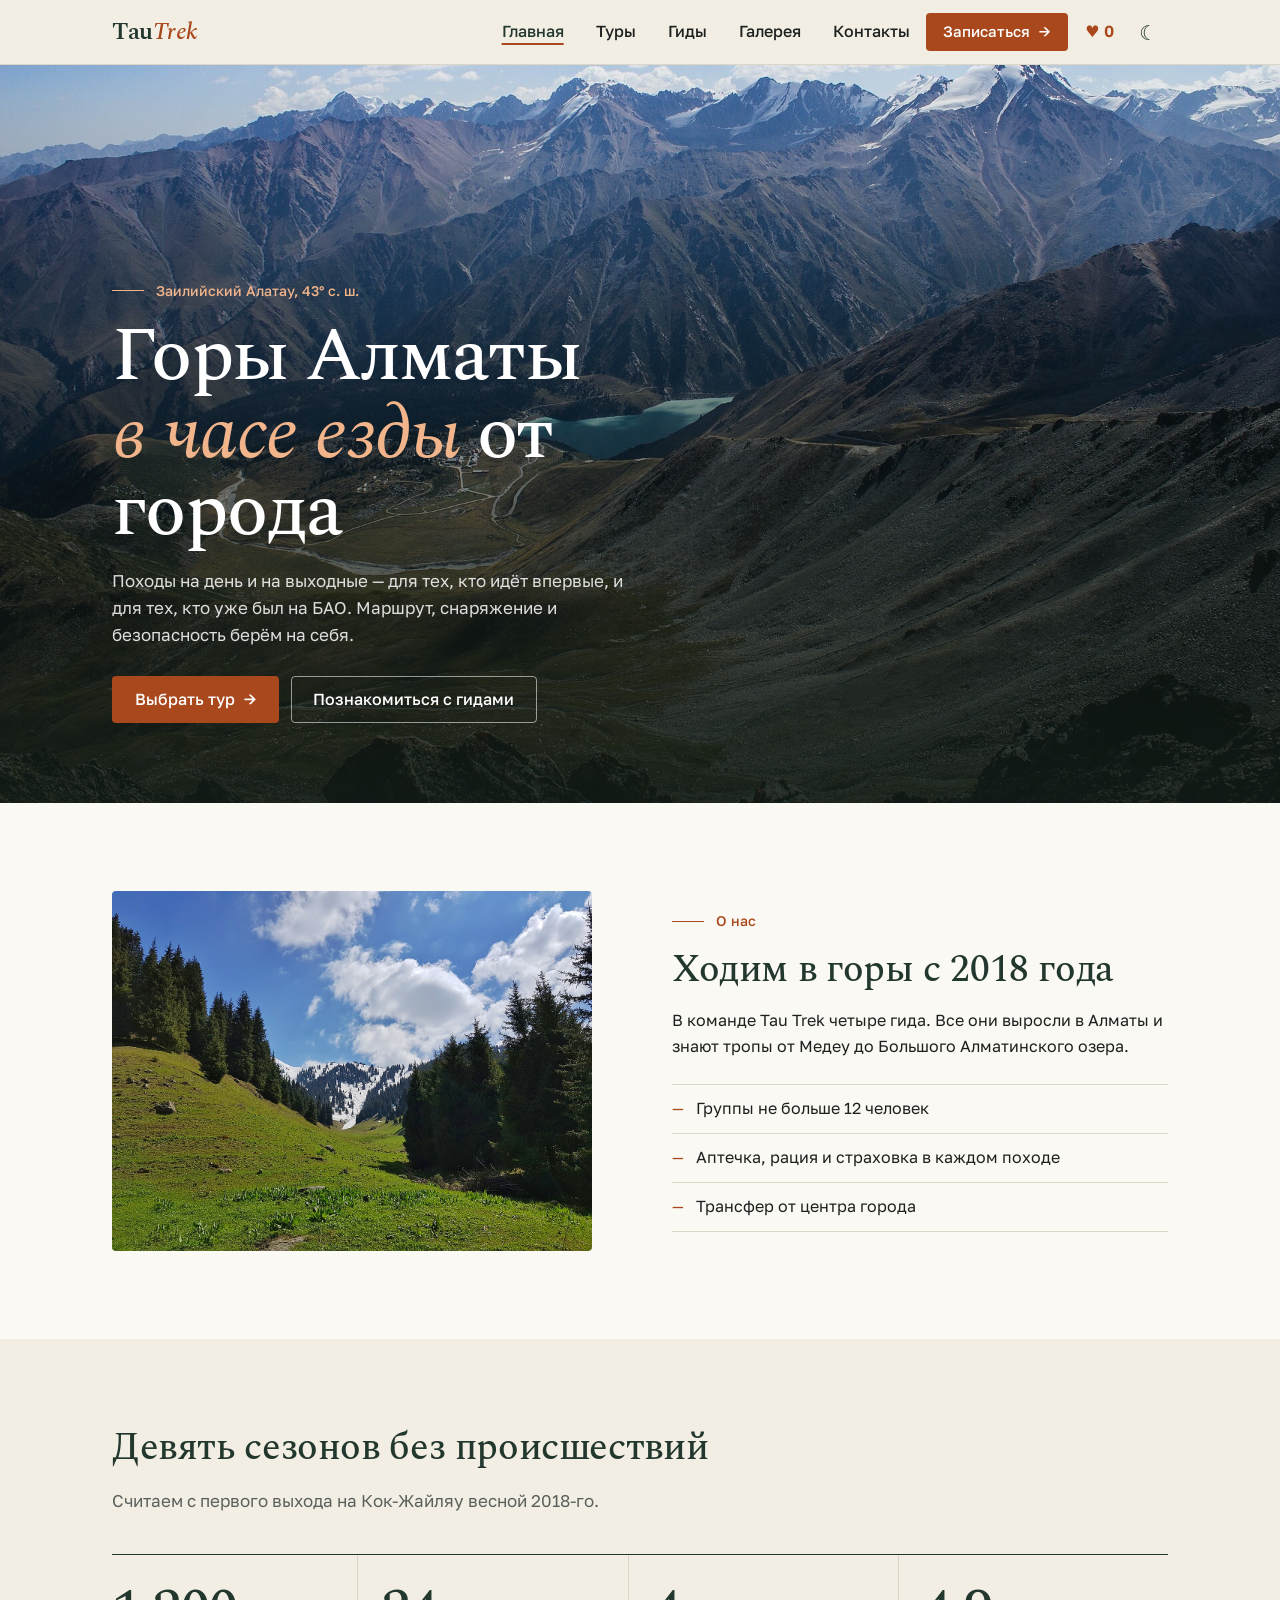
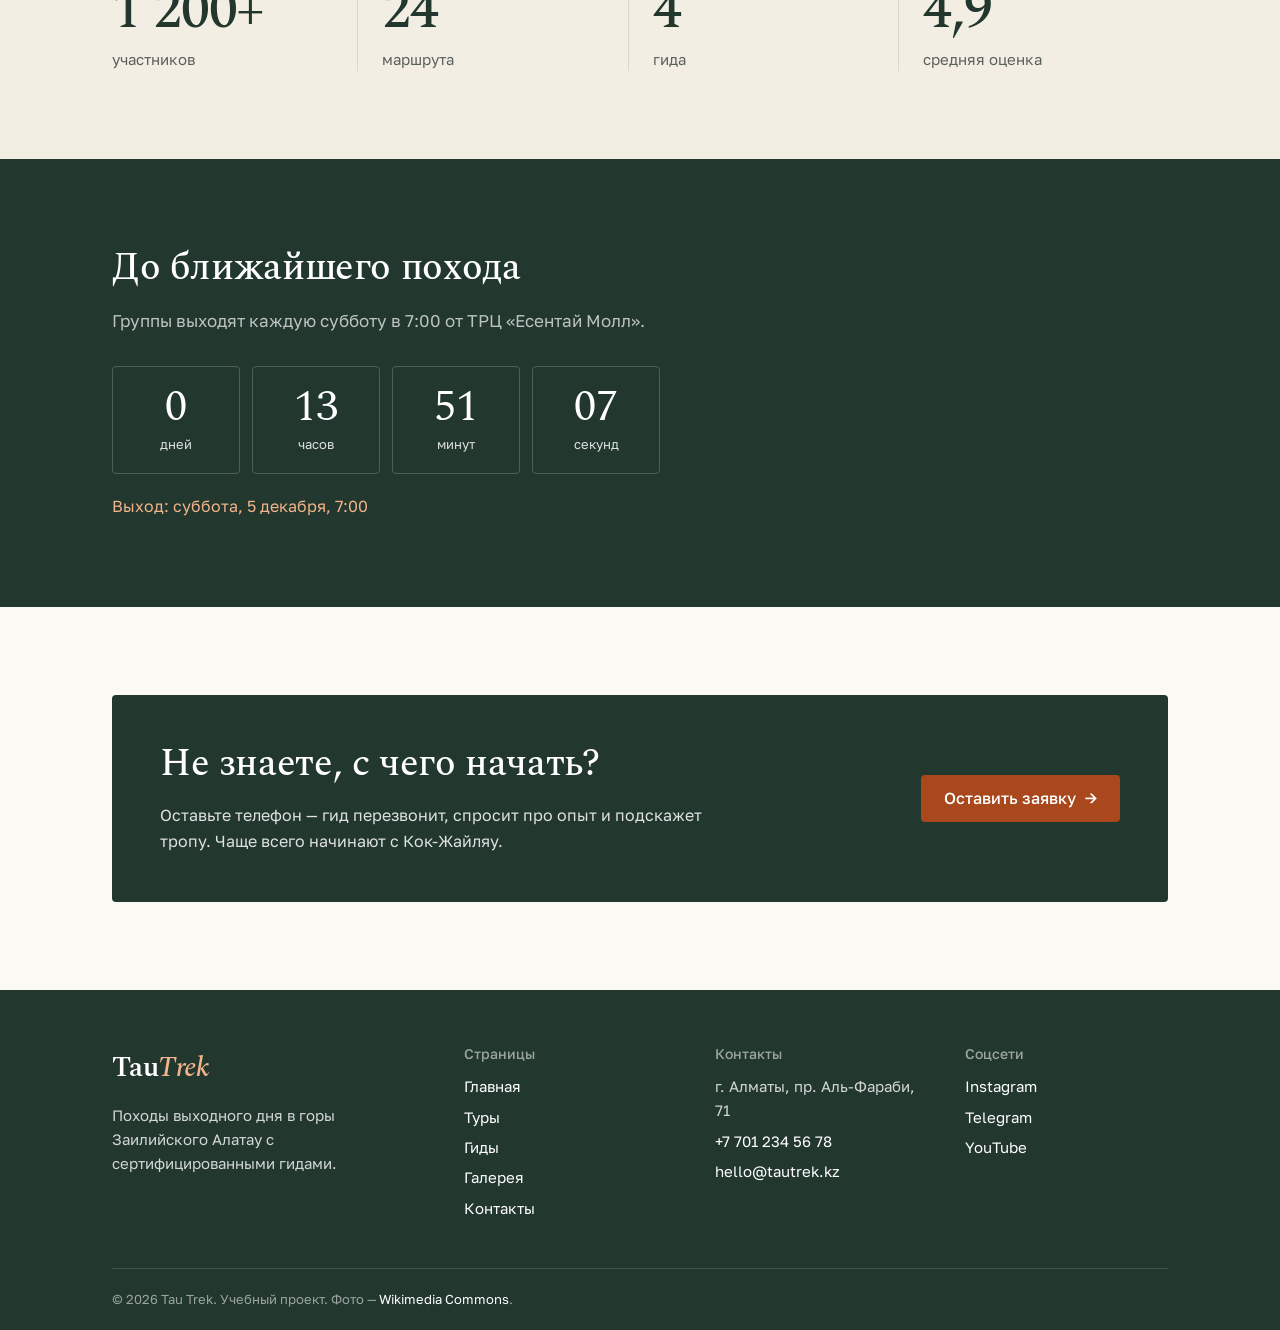
<file: index.html>
<!DOCTYPE html>
<html lang="ru">
<head>
  <meta charset="utf-8">
  <meta name="viewport" content="width=device-width, initial-scale=1">
  <meta name="description" content="Походы выходного дня в горы Алматы с опытными гидами.">
  <title>Tau Trek — походы в горы Алматы</title>
  <link rel="preconnect" href="https://fonts.googleapis.com">
  <link rel="preconnect" href="https://fonts.gstatic.com" crossorigin>
  <link rel="stylesheet" href="https://fonts.googleapis.com/css2?family=Golos+Text:wght@400;500;600&amp;family=Spectral:ital,wght@0,500;0,600;1,400;1,500&amp;display=swap">
  <link rel="stylesheet" href="css/styles.css">
  <script src="js/common.js" defer></script>
  <script src="js/index.js" defer></script>
</head>
<body>

  <header class="site-header">
    <div class="container site-header__inner">
      <a class="logo" href="index.html">Tau<span>Trek</span></a>

      <nav class="nav" id="site-nav" aria-label="Главное меню">
        <ul class="nav__list list-reset">
          <li><a class="nav__link nav__link--active" href="index.html" aria-current="page">Главная</a></li>
          <li><a class="nav__link" href="tours.html">Туры</a></li>
          <li><a class="nav__link" href="guides.html">Гиды</a></li>
          <li><a class="nav__link" href="gallery.html">Галерея</a></li>
          <li><a class="nav__link" href="contacts.html">Контакты</a></li>
        </ul>
      </nav>

      <a class="button header-cta" href="contacts.html">Записаться</a>

      <div class="header-controls">
        <a class="fav-counter" href="tours.html" aria-label="Избранные туры">
          <span aria-hidden="true">♥</span>
          <span class="fav-counter__num">0</span>
        </a>
        <button class="theme-toggle" type="button" aria-label="Включить тёмную тему">☾</button>
        <button class="burger" type="button" aria-label="Открыть меню" aria-expanded="false" aria-controls="site-nav">
          <span></span>
          <span></span>
          <span></span>
        </button>
      </div>
    </div>
  </header>

  <main>
    <!-- Секция 1: hero (только на главной) -->
    <section class="hero">
      <div class="container hero__inner">
        <p class="eyebrow">Заилийский Алатау, 43° с. ш.</p>
        <h1>Горы Алматы <em>в&nbsp;часе езды</em> от города</h1>
        <p>Походы на день и на выходные — для тех, кто идёт впервые, и для тех, кто уже был на БАО. Маршрут, снаряжение и безопасность берём на себя.</p>
        <div class="hero__actions">
          <a class="button" href="tours.html">Выбрать тур</a>
          <a class="button button--ghost" href="guides.html">Познакомиться с гидами</a>
        </div>
      </div>
    </section>

    <!-- Секция 2: картинка + текст -->
    <section class="section section--white">
      <div class="container split">
        <div class="split__visual">
          <img src="images/about.jpg" alt="Ельник на зелёном склоне Бутаковского ущелья, вдали заснеженные вершины" width="1280" height="960" loading="lazy">
        </div>
        <div class="split__content">
          <p class="eyebrow">О нас</p>
          <h2>Ходим в горы с 2018 года</h2>
          <p>В команде Tau Trek четыре гида. Все они выросли в Алматы и знают тропы от Медеу до Большого Алматинского озера.</p>
          <ul class="check-list list-reset">
            <li>Группы не больше 12 человек</li>
            <li>Аптечка, рация и страховка в каждом походе</li>
            <li>Трансфер от центра города</li>
          </ul>
        </div>
      </div>
    </section>

    <!-- Секция 3: цифры -->
    <section class="section">
      <div class="container">
        <h2>Девять сезонов без происшествий</h2>
        <p class="section__lead">Считаем с первого выхода на Кок-Жайляу весной 2018-го.</p>
        <ul class="stats list-reset">
          <li class="stat"><strong class="stat__number">1 200+</strong> <span class="stat__label">участников</span></li>
          <li class="stat"><strong class="stat__number">24</strong> <span class="stat__label">маршрута</span></li>
          <li class="stat"><strong class="stat__number">4</strong> <span class="stat__label">гида</span></li>
          <li class="stat"><strong class="stat__number">4,9</strong> <span class="stat__label">средняя оценка</span></li>
        </ul>
      </div>
    </section>

    <!-- Секция 4: таймер до ближайшего выхода (считает js/index.js) -->
    <section class="section countdown-section">
      <div class="container">
        <h2>До ближайшего похода</h2>
        <p class="section__lead">Группы выходят каждую субботу в 7:00 от ТРЦ «Есентай Молл».</p>
        <div class="countdown" id="countdown">
          <div class="countdown__item"><span class="countdown__num" id="cd-days">0</span><span class="countdown__label">дней</span></div>
          <div class="countdown__item"><span class="countdown__num" id="cd-hours">00</span><span class="countdown__label">часов</span></div>
          <div class="countdown__item"><span class="countdown__num" id="cd-minutes">00</span><span class="countdown__label">минут</span></div>
          <div class="countdown__item"><span class="countdown__num" id="cd-seconds">00</span><span class="countdown__label">секунд</span></div>
        </div>
        <p class="countdown__date" id="countdown-date"></p>
      </div>
    </section>

    <!-- Секция 5: призыв к действию -->
    <section class="section section--white">
      <div class="container">
        <div class="cta">
          <div>
            <h2>Не знаете, с чего начать?</h2>
            <p>Оставьте телефон — гид перезвонит, спросит про опыт и подскажет тропу. Чаще всего начинают с Кок-Жайляу.</p>
          </div>
          <a class="button" href="contacts.html">Оставить заявку</a>
        </div>
      </div>
    </section>
  </main>

  <footer class="site-footer">
    <div class="container">
      <div class="footer__cols">
        <div class="footer__col footer__col--wide">
          <a class="logo footer__logo" href="index.html">Tau<span>Trek</span></a>
          <p>Походы выходного дня в горы Заилийского Алатау с сертифицированными гидами.</p>
        </div>

        <nav class="footer__col" aria-label="Страницы сайта">
          <h2>Страницы</h2>
          <ul class="list-reset">
            <li><a href="index.html">Главная</a></li>
            <li><a href="tours.html">Туры</a></li>
            <li><a href="guides.html">Гиды</a></li>
            <li><a href="gallery.html">Галерея</a></li>
            <li><a href="contacts.html">Контакты</a></li>
          </ul>
        </nav>

        <section class="footer__col">
          <h2>Контакты</h2>
          <address>
            <p>г. Алматы, пр. Аль-Фараби, 71</p>
            <p><a href="tel:+77012345678">+7 701 234 56 78</a></p>
            <p><a href="mailto:hello@tautrek.kz">hello@tautrek.kz</a></p>
          </address>
        </section>

        <section class="footer__col">
          <h2>Соцсети</h2>
          <ul class="socials list-reset">
            <li><a href="https://instagram.com" target="_blank" rel="noopener">Instagram</a></li>
            <li><a href="https://t.me" target="_blank" rel="noopener">Telegram</a></li>
            <li><a href="https://youtube.com" target="_blank" rel="noopener">YouTube</a></li>
          </ul>
        </section>
      </div>

      <div class="footer__bottom">
        <p>&copy; 2026 Tau Trek. Учебный проект. Фото — <a href="gallery.html#credits">Wikimedia Commons</a>.</p>
      </div>
    </div>
  </footer>

</body>
</html>
</file>
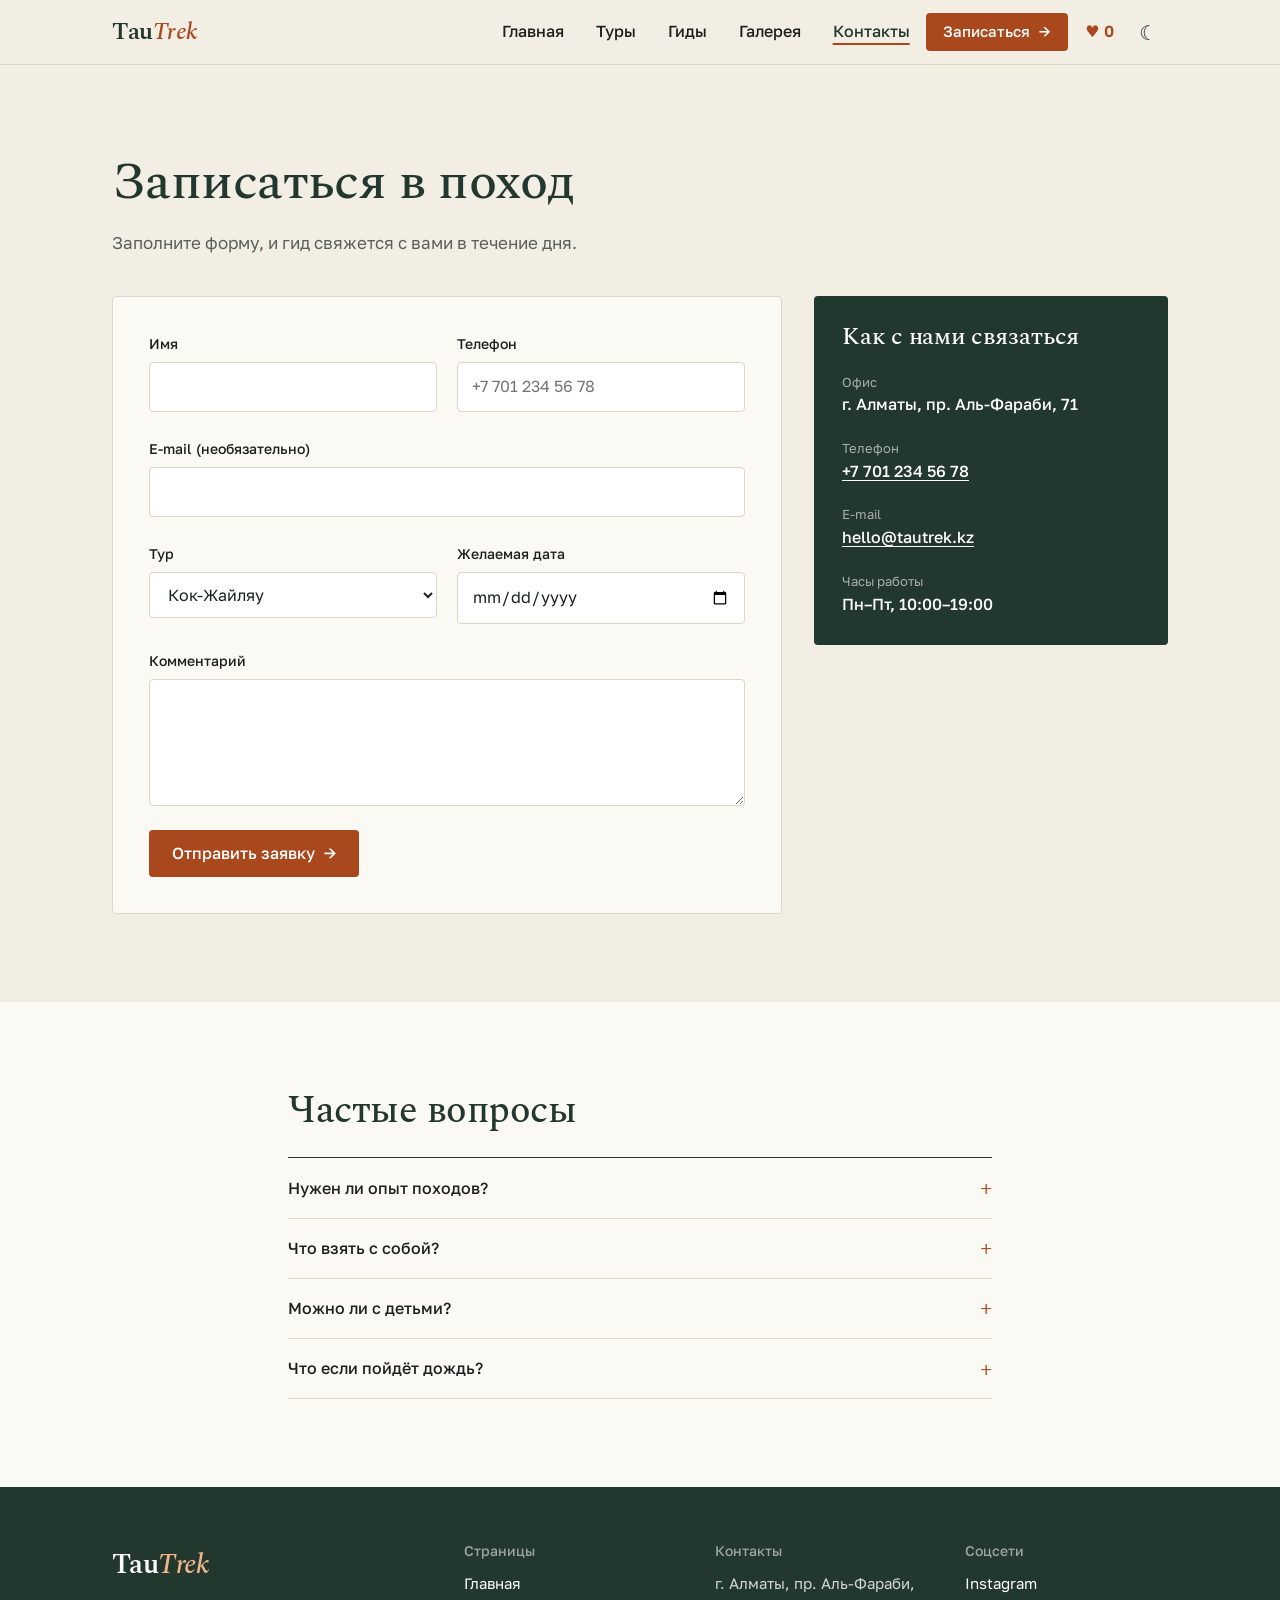
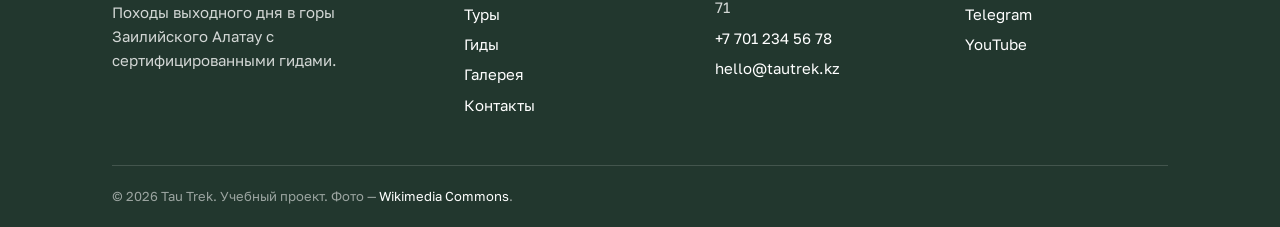
<file: contacts.html>
<!DOCTYPE html>
<html lang="ru">
<head>
  <meta charset="utf-8">
  <meta name="viewport" content="width=device-width, initial-scale=1">
  <meta name="description" content="Оставьте заявку на поход или свяжитесь с Tau Trek.">
  <title>Контакты — Tau Trek</title>
  <link rel="preconnect" href="https://fonts.googleapis.com">
  <link rel="preconnect" href="https://fonts.gstatic.com" crossorigin>
  <link rel="stylesheet" href="https://fonts.googleapis.com/css2?family=Golos+Text:wght@400;500;600&amp;family=Spectral:ital,wght@0,500;0,600;1,400;1,500&amp;display=swap">
  <link rel="stylesheet" href="css/styles.css">
  <script src="js/common.js" defer></script>
  <script src="js/data.js" defer></script>
  <script src="js/contacts.js" defer></script>
</head>
<body>

  <header class="site-header">
    <div class="container site-header__inner">
      <a class="logo" href="index.html">Tau<span>Trek</span></a>

      <nav class="nav" id="site-nav" aria-label="Главное меню">
        <ul class="nav__list list-reset">
          <li><a class="nav__link" href="index.html">Главная</a></li>
          <li><a class="nav__link" href="tours.html">Туры</a></li>
          <li><a class="nav__link" href="guides.html">Гиды</a></li>
          <li><a class="nav__link" href="gallery.html">Галерея</a></li>
          <li><a class="nav__link nav__link--active" href="contacts.html" aria-current="page">Контакты</a></li>
        </ul>
      </nav>

      <a class="button header-cta" href="contacts.html">Записаться</a>

      <div class="header-controls">
        <a class="fav-counter" href="tours.html" aria-label="Избранные туры">
          <span aria-hidden="true">♥</span>
          <span class="fav-counter__num">0</span>
        </a>
        <button class="theme-toggle" type="button" aria-label="Включить тёмную тему">☾</button>
        <button class="burger" type="button" aria-label="Открыть меню" aria-expanded="false" aria-controls="site-nav">
          <span></span>
          <span></span>
          <span></span>
        </button>
      </div>
    </div>
  </header>

  <main>
    <!-- Секция 1: форма + контакты -->
    <section class="section">
      <div class="container">
        <h1>Записаться в поход</h1>
        <p class="section__lead">Заполните форму, и гид свяжется с вами в течение дня.</p>
        <div class="contact">
          <form class="form" id="booking-form" action="#" method="get" novalidate>
            <div class="form__row">
              <div class="field">
                <label for="name">Имя</label>
                <input type="text" id="name" name="name" autocomplete="name" required aria-describedby="name-error">
                <p class="field__error" id="name-error" aria-live="polite"></p>
              </div>
              <div class="field">
                <label for="phone">Телефон</label>
                <input type="tel" id="phone" name="phone" autocomplete="tel" placeholder="+7 701 234 56 78" required aria-describedby="phone-error">
                <p class="field__error" id="phone-error" aria-live="polite"></p>
              </div>
            </div>
            <div class="field">
              <label for="email">E-mail (необязательно)</label>
              <input type="email" id="email" name="email" autocomplete="email" aria-describedby="email-error">
              <p class="field__error" id="email-error" aria-live="polite"></p>
            </div>
            <div class="form__row">
              <div class="field">
                <label for="tour">Тур</label>
                <!-- список туров заполняет js/contacts.js из js/data.js -->
                <select id="tour" name="tour">
                  <option>Кок-Жайляу</option>
                </select>
              </div>
              <div class="field">
                <label for="date">Желаемая дата</label>
                <input type="date" id="date" name="date" required aria-describedby="date-error">
                <p class="field__error" id="date-error" aria-live="polite"></p>
              </div>
            </div>
            <div class="field">
              <label for="message">Комментарий</label>
              <textarea id="message" name="message" rows="4"></textarea>
            </div>
            <button class="button" type="submit">Отправить заявку</button>
            <p class="form__success" id="form-success" role="status" hidden></p>
          </form>

          <aside class="contact__info">
            <h2>Как с нами связаться</h2>
            <dl>
              <dt>Офис</dt>
              <dd>г. Алматы, пр. Аль-Фараби, 71</dd>
              <dt>Телефон</dt>
              <dd><a href="tel:+77012345678">+7 701 234 56 78</a></dd>
              <dt>E-mail</dt>
              <dd><a href="mailto:hello@tautrek.kz">hello@tautrek.kz</a></dd>
              <dt>Часы работы</dt>
              <dd>Пн–Пт, 10:00–19:00</dd>
            </dl>
          </aside>
        </div>
      </div>
    </section>

    <!-- Секция 2: частые вопросы -->
    <section class="section section--white">
      <div class="container faq">
        <h2>Частые вопросы</h2>
        <div class="faq__item">
          <h3 class="faq__heading">
            <button class="faq__question" type="button" aria-expanded="false" aria-controls="faq-answer-1">Нужен ли опыт походов?</button>
          </h3>
          <div class="faq__answer" id="faq-answer-1">
            <p>Нет. Маршруты с пометкой «Новичкам» подходят всем, кто может пройти 12 км пешком.</p>
          </div>
        </div>
        <div class="faq__item">
          <h3 class="faq__heading">
            <button class="faq__question" type="button" aria-expanded="false" aria-controls="faq-answer-2">Что взять с собой?</button>
          </h3>
          <div class="faq__answer" id="faq-answer-2">
            <p>Удобную обувь, тёплую кофту, дождевик, воду и перекус. Полный список гид пришлёт после заявки.</p>
          </div>
        </div>
        <div class="faq__item">
          <h3 class="faq__heading">
            <button class="faq__question" type="button" aria-expanded="false" aria-controls="faq-answer-3">Можно ли с детьми?</button>
          </h3>
          <div class="faq__answer" id="faq-answer-3">
            <p>Да, на лёгкие маршруты берём детей с 8 лет в сопровождении взрослого.</p>
          </div>
        </div>
        <div class="faq__item">
          <h3 class="faq__heading">
            <button class="faq__question" type="button" aria-expanded="false" aria-controls="faq-answer-4">Что если пойдёт дождь?</button>
          </h3>
          <div class="faq__answer" id="faq-answer-4">
            <p>При плохом прогнозе мы переносим поход и возвращаем деньги, если новая дата не подходит.</p>
          </div>
        </div>
      </div>
    </section>
  </main>

  <footer class="site-footer">
    <div class="container">
      <div class="footer__cols">
        <div class="footer__col footer__col--wide">
          <a class="logo footer__logo" href="index.html">Tau<span>Trek</span></a>
          <p>Походы выходного дня в горы Заилийского Алатау с сертифицированными гидами.</p>
        </div>

        <nav class="footer__col" aria-label="Страницы сайта">
          <h2>Страницы</h2>
          <ul class="list-reset">
            <li><a href="index.html">Главная</a></li>
            <li><a href="tours.html">Туры</a></li>
            <li><a href="guides.html">Гиды</a></li>
            <li><a href="gallery.html">Галерея</a></li>
            <li><a href="contacts.html">Контакты</a></li>
          </ul>
        </nav>

        <section class="footer__col">
          <h2>Контакты</h2>
          <address>
            <p>г. Алматы, пр. Аль-Фараби, 71</p>
            <p><a href="tel:+77012345678">+7 701 234 56 78</a></p>
            <p><a href="mailto:hello@tautrek.kz">hello@tautrek.kz</a></p>
          </address>
        </section>

        <section class="footer__col">
          <h2>Соцсети</h2>
          <ul class="socials list-reset">
            <li><a href="https://instagram.com" target="_blank" rel="noopener">Instagram</a></li>
            <li><a href="https://t.me" target="_blank" rel="noopener">Telegram</a></li>
            <li><a href="https://youtube.com" target="_blank" rel="noopener">YouTube</a></li>
          </ul>
        </section>
      </div>

      <div class="footer__bottom">
        <p>&copy; 2026 Tau Trek. Учебный проект. Фото — <a href="gallery.html#credits">Wikimedia Commons</a>.</p>
      </div>
    </div>
  </footer>

</body>
</html>
</file>
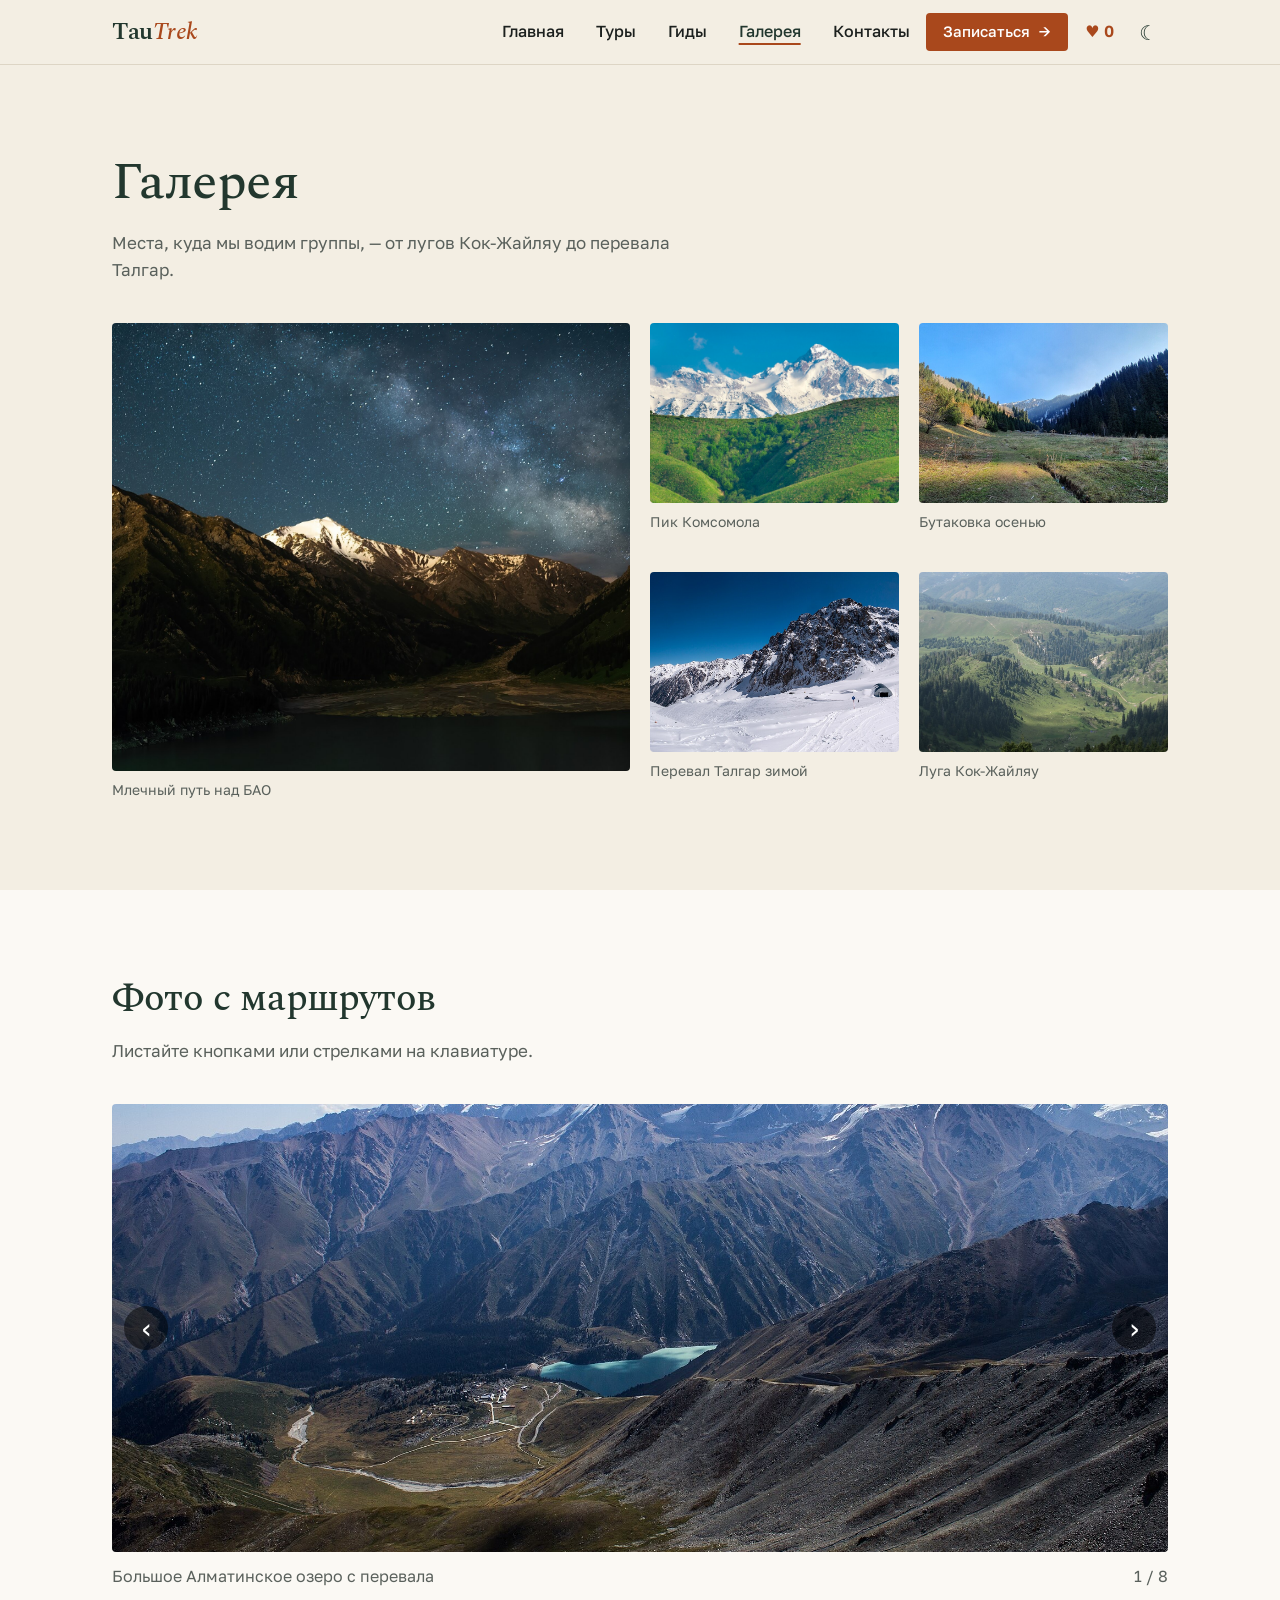
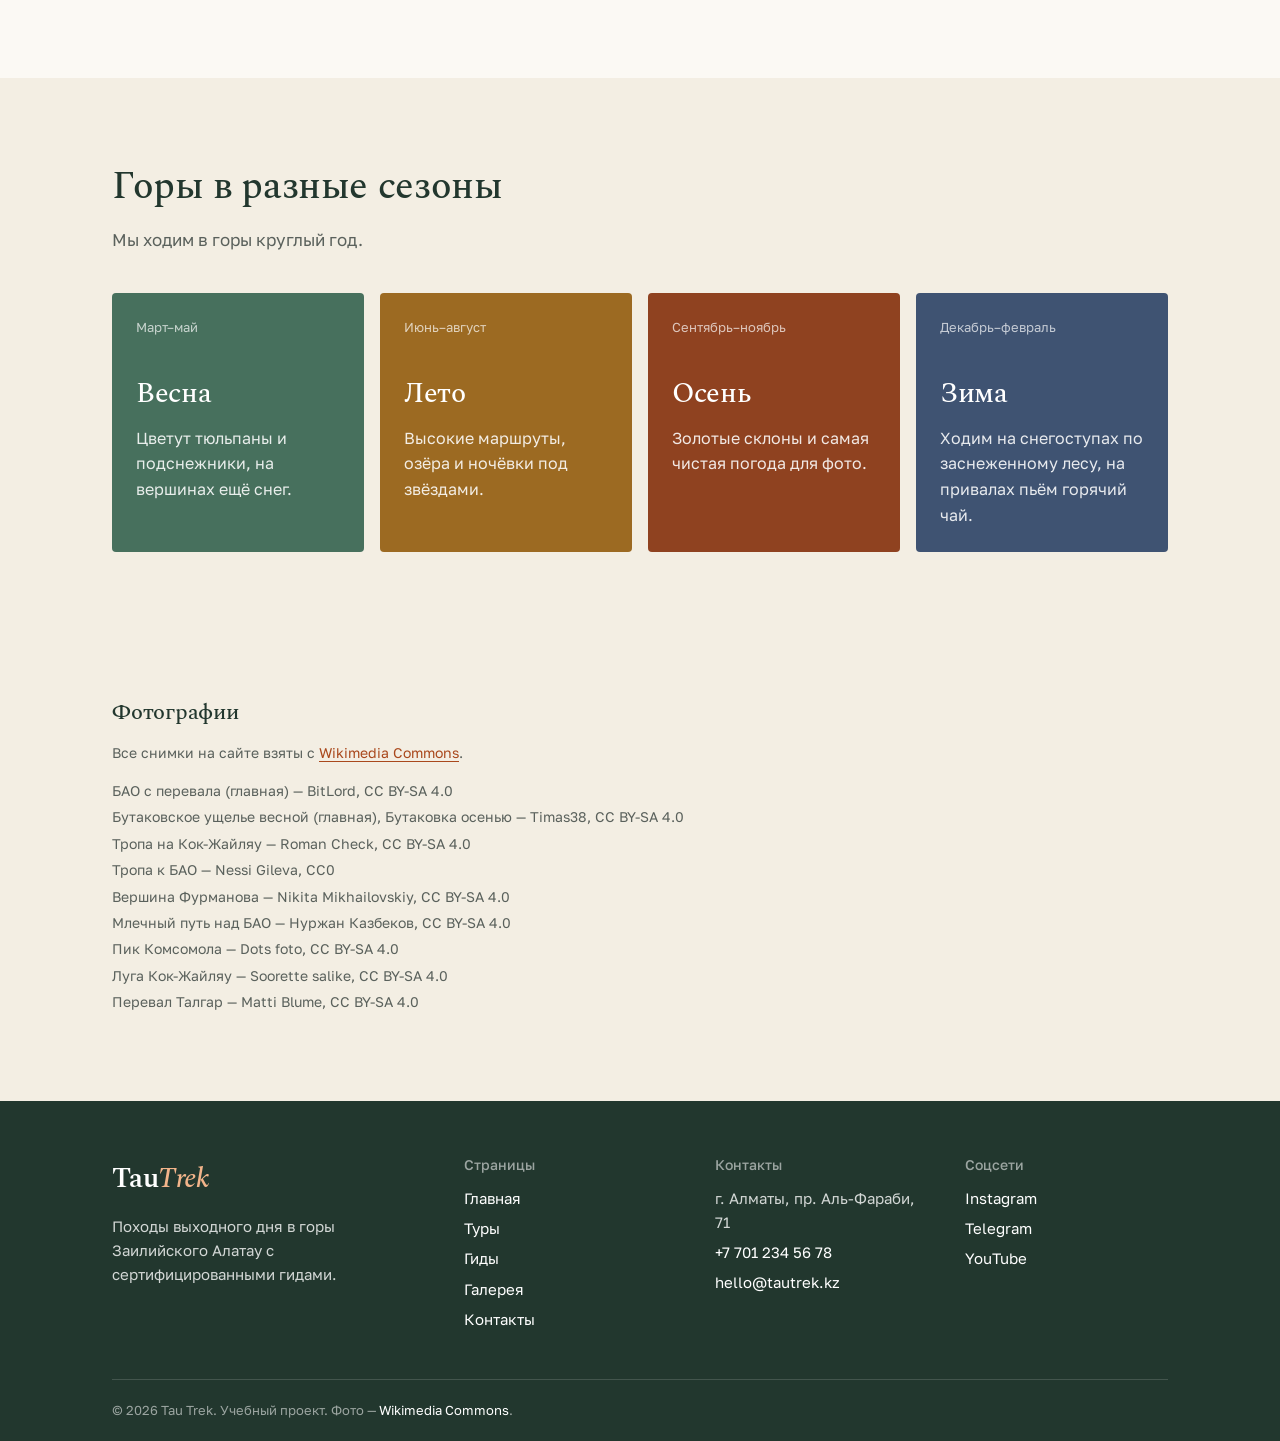
<file: gallery.html>
<!DOCTYPE html>
<html lang="ru">
<head>
  <meta charset="utf-8">
  <meta name="viewport" content="width=device-width, initial-scale=1">
  <meta name="description" content="Фотографии с походов Tau Trek по сезонам.">
  <title>Галерея — Tau Trek</title>
  <link rel="preconnect" href="https://fonts.googleapis.com">
  <link rel="preconnect" href="https://fonts.gstatic.com" crossorigin>
  <link rel="stylesheet" href="https://fonts.googleapis.com/css2?family=Golos+Text:wght@400;500;600&amp;family=Spectral:ital,wght@0,500;0,600;1,400;1,500&amp;display=swap">
  <link rel="stylesheet" href="css/styles.css">
  <script src="js/common.js" defer></script>
  <script src="js/gallery.js" defer></script>
</head>
<body>

  <header class="site-header">
    <div class="container site-header__inner">
      <a class="logo" href="index.html">Tau<span>Trek</span></a>

      <nav class="nav" id="site-nav" aria-label="Главное меню">
        <ul class="nav__list list-reset">
          <li><a class="nav__link" href="index.html">Главная</a></li>
          <li><a class="nav__link" href="tours.html">Туры</a></li>
          <li><a class="nav__link" href="guides.html">Гиды</a></li>
          <li><a class="nav__link nav__link--active" href="gallery.html" aria-current="page">Галерея</a></li>
          <li><a class="nav__link" href="contacts.html">Контакты</a></li>
        </ul>
      </nav>

      <a class="button header-cta" href="contacts.html">Записаться</a>

      <div class="header-controls">
        <a class="fav-counter" href="tours.html" aria-label="Избранные туры">
          <span aria-hidden="true">♥</span>
          <span class="fav-counter__num">0</span>
        </a>
        <button class="theme-toggle" type="button" aria-label="Включить тёмную тему">☾</button>
        <button class="burger" type="button" aria-label="Открыть меню" aria-expanded="false" aria-controls="site-nav">
          <span></span>
          <span></span>
          <span></span>
        </button>
      </div>
    </div>
  </header>

  <main>
    <!-- Секция 1: мозаика фото -->
    <section class="section">
      <div class="container">
        <h1>Галерея</h1>
        <p class="section__lead">Места, куда мы водим группы, — от лугов Кок-Жайляу до перевала Талгар.</p>
        <div class="mosaic">
          <figure class="photo mosaic__big">
            <img src="images/bao-night.jpg" alt="Млечный путь над хребтом и Большим Алматинским озером" width="1920" height="1282" loading="lazy">
            <figcaption>Млечный путь над БАО</figcaption>
          </figure>
          <div class="mosaic__grid">
            <figure class="photo">
              <img src="images/komsomol.jpg" alt="Заснеженный пик Комсомола над зелёными холмами" width="1280" height="887" loading="lazy">
              <figcaption>Пик Комсомола</figcaption>
            </figure>
            <figure class="photo">
              <img src="images/butakovka.jpg" alt="Осенняя поляна в Бутаковском ущелье" width="1280" height="720" loading="lazy">
              <figcaption>Бутаковка осенью</figcaption>
            </figure>
            <figure class="photo">
              <img src="images/talgar-pass.jpg" alt="Заснеженный перевал Талгар под синим небом" width="1280" height="703" loading="lazy">
              <figcaption>Перевал Талгар зимой</figcaption>
            </figure>
            <figure class="photo">
              <img src="images/kok-zhailau-meadow.jpg" alt="Луга и ельники плато Кок-Жайляу" width="1280" height="719" loading="lazy">
              <figcaption>Луга Кок-Жайляу</figcaption>
            </figure>
          </div>
        </div>
      </div>
    </section>

    <!-- Секция 2: слайдер (листает js/gallery.js) -->
    <section class="section section--white">
      <div class="container">
        <h2>Фото с маршрутов</h2>
        <p class="section__lead">Листайте кнопками или стрелками на клавиатуре.</p>
        <div class="slider" id="slider">
          <img class="slider__image" id="slider-image" src="images/hero.jpg" alt="" width="1280" height="853">
          <button class="slider__btn slider__btn--prev" type="button" aria-label="Предыдущее фото">‹</button>
          <button class="slider__btn slider__btn--next" type="button" aria-label="Следующее фото">›</button>
        </div>
        <div class="slider__info">
          <p class="slider__caption" id="slider-caption"></p>
          <p class="slider__counter" id="slider-counter" aria-live="polite"></p>
        </div>
      </div>
    </section>

    <!-- Секция 3: сезоны -->
    <section class="section">
      <div class="container">
        <h2>Горы в разные сезоны</h2>
        <p class="section__lead">Мы ходим в горы круглый год.</p>
        <ul class="seasons list-reset">
          <li class="season season--spring">
            <span class="season__months">Март–май</span>
            <h3>Весна</h3>
            <p>Цветут тюльпаны и подснежники, на вершинах ещё снег.</p>
          </li>
          <li class="season season--summer">
            <span class="season__months">Июнь–август</span>
            <h3>Лето</h3>
            <p>Высокие маршруты, озёра и ночёвки под звёздами.</p>
          </li>
          <li class="season season--autumn">
            <span class="season__months">Сентябрь–ноябрь</span>
            <h3>Осень</h3>
            <p>Золотые склоны и самая чистая погода для фото.</p>
          </li>
          <li class="season season--winter">
            <span class="season__months">Декабрь–февраль</span>
            <h3>Зима</h3>
            <p>Ходим на снегоступах по заснеженному лесу, на привалах пьём горячий чай.</p>
          </li>
        </ul>
      </div>
    </section>

    <!-- Секция 4: авторы фотографий (требование лицензий CC BY-SA) -->
    <section class="section credits" id="credits">
      <div class="container">
        <h2 class="h3">Фотографии</h2>
        <p>Все снимки на сайте взяты с <a href="https://commons.wikimedia.org" target="_blank" rel="noopener">Wikimedia Commons</a>.</p>
        <ul class="credits__list list-reset">
          <li>БАО с перевала (главная) — BitLord, CC BY-SA 4.0</li>
          <li>Бутаковское ущелье весной (главная), Бутаковка осенью — Timas38, CC BY-SA 4.0</li>
          <li>Тропа на Кок-Жайляу — Roman Check, CC BY-SA 4.0</li>
          <li>Тропа к БАО — Nessi Gileva, CC0</li>
          <li>Вершина Фурманова — Nikita Mikhailovskiy, CC BY-SA 4.0</li>
          <li>Млечный путь над БАО — Нуржан Казбеков, CC BY-SA 4.0</li>
          <li>Пик Комсомола — Dots foto, CC BY-SA 4.0</li>
          <li>Луга Кок-Жайляу — Soorette salike, CC BY-SA 4.0</li>
          <li>Перевал Талгар — Matti Blume, CC BY-SA 4.0</li>
        </ul>
      </div>
    </section>
  </main>

  <footer class="site-footer">
    <div class="container">
      <div class="footer__cols">
        <div class="footer__col footer__col--wide">
          <a class="logo footer__logo" href="index.html">Tau<span>Trek</span></a>
          <p>Походы выходного дня в горы Заилийского Алатау с сертифицированными гидами.</p>
        </div>

        <nav class="footer__col" aria-label="Страницы сайта">
          <h2>Страницы</h2>
          <ul class="list-reset">
            <li><a href="index.html">Главная</a></li>
            <li><a href="tours.html">Туры</a></li>
            <li><a href="guides.html">Гиды</a></li>
            <li><a href="gallery.html">Галерея</a></li>
            <li><a href="contacts.html">Контакты</a></li>
          </ul>
        </nav>

        <section class="footer__col">
          <h2>Контакты</h2>
          <address>
            <p>г. Алматы, пр. Аль-Фараби, 71</p>
            <p><a href="tel:+77012345678">+7 701 234 56 78</a></p>
            <p><a href="mailto:hello@tautrek.kz">hello@tautrek.kz</a></p>
          </address>
        </section>

        <section class="footer__col">
          <h2>Соцсети</h2>
          <ul class="socials list-reset">
            <li><a href="https://instagram.com" target="_blank" rel="noopener">Instagram</a></li>
            <li><a href="https://t.me" target="_blank" rel="noopener">Telegram</a></li>
            <li><a href="https://youtube.com" target="_blank" rel="noopener">YouTube</a></li>
          </ul>
        </section>
      </div>

      <div class="footer__bottom">
        <p>&copy; 2026 Tau Trek. Учебный проект. Фото — <a href="gallery.html#credits">Wikimedia Commons</a>.</p>
      </div>
    </div>
  </footer>

</body>
</html>
</file>
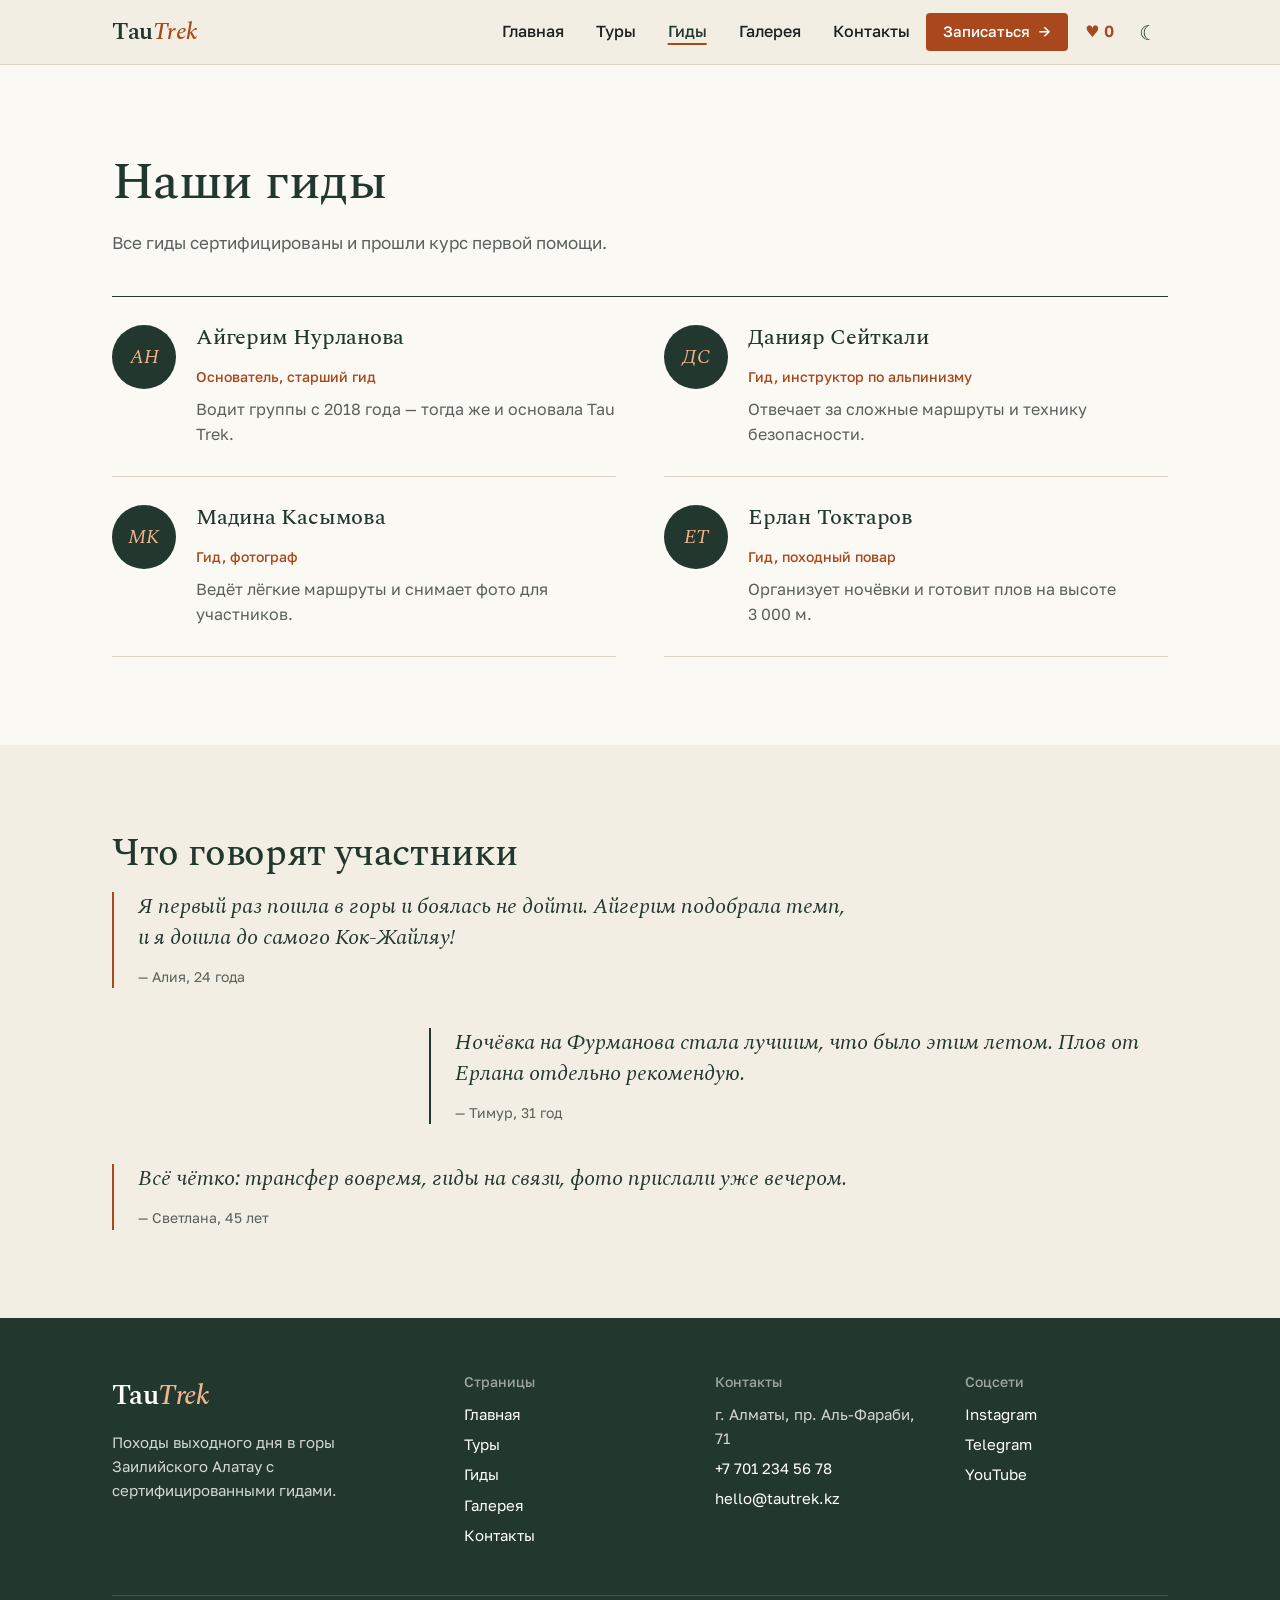
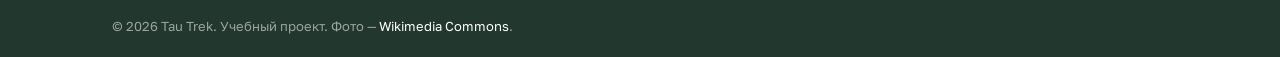
<file: guides.html>
<!DOCTYPE html>
<html lang="ru">
<head>
  <meta charset="utf-8">
  <meta name="viewport" content="width=device-width, initial-scale=1">
  <meta name="description" content="Команда гидов Tau Trek и отзывы участников.">
  <title>Гиды — Tau Trek</title>
  <link rel="preconnect" href="https://fonts.googleapis.com">
  <link rel="preconnect" href="https://fonts.gstatic.com" crossorigin>
  <link rel="stylesheet" href="https://fonts.googleapis.com/css2?family=Golos+Text:wght@400;500;600&amp;family=Spectral:ital,wght@0,500;0,600;1,400;1,500&amp;display=swap">
  <link rel="stylesheet" href="css/styles.css">
  <script src="js/common.js" defer></script>
</head>
<body>

  <header class="site-header">
    <div class="container site-header__inner">
      <a class="logo" href="index.html">Tau<span>Trek</span></a>

      <nav class="nav" id="site-nav" aria-label="Главное меню">
        <ul class="nav__list list-reset">
          <li><a class="nav__link" href="index.html">Главная</a></li>
          <li><a class="nav__link" href="tours.html">Туры</a></li>
          <li><a class="nav__link nav__link--active" href="guides.html" aria-current="page">Гиды</a></li>
          <li><a class="nav__link" href="gallery.html">Галерея</a></li>
          <li><a class="nav__link" href="contacts.html">Контакты</a></li>
        </ul>
      </nav>

      <a class="button header-cta" href="contacts.html">Записаться</a>

      <div class="header-controls">
        <a class="fav-counter" href="tours.html" aria-label="Избранные туры">
          <span aria-hidden="true">♥</span>
          <span class="fav-counter__num">0</span>
        </a>
        <button class="theme-toggle" type="button" aria-label="Включить тёмную тему">☾</button>
        <button class="burger" type="button" aria-label="Открыть меню" aria-expanded="false" aria-controls="site-nav">
          <span></span>
          <span></span>
          <span></span>
        </button>
      </div>
    </div>
  </header>

  <main>
    <!-- Секция 1: команда -->
    <section class="section section--white">
      <div class="container">
        <h1>Наши гиды</h1>
        <p class="section__lead">Все гиды сертифицированы и прошли курс первой помощи.</p>
        <ul class="team list-reset">
          <li class="member">
            <span class="avatar" aria-hidden="true">АН</span>
            <div>
              <h2 class="h3">Айгерим Нурланова</h2>
              <p class="member__role">Основатель, старший гид</p>
              <p>Водит группы с 2018 года — тогда же и основала Tau Trek.</p>
            </div>
          </li>
          <li class="member">
            <span class="avatar" aria-hidden="true">ДС</span>
            <div>
              <h2 class="h3">Данияр Сейткали</h2>
              <p class="member__role">Гид, инструктор по альпинизму</p>
              <p>Отвечает за сложные маршруты и технику безопасности.</p>
            </div>
          </li>
          <li class="member">
            <span class="avatar" aria-hidden="true">МК</span>
            <div>
              <h2 class="h3">Мадина Касымова</h2>
              <p class="member__role">Гид, фотограф</p>
              <p>Ведёт лёгкие маршруты и снимает фото для участников.</p>
            </div>
          </li>
          <li class="member">
            <span class="avatar" aria-hidden="true">ЕТ</span>
            <div>
              <h2 class="h3">Ерлан Токтаров</h2>
              <p class="member__role">Гид, походный повар</p>
              <p>Организует ночёвки и готовит плов на высоте 3&nbsp;000&nbsp;м.</p>
            </div>
          </li>
        </ul>
      </div>
    </section>

    <!-- Секция 2: отзывы -->
    <section class="section">
      <div class="container">
        <h2>Что говорят участники</h2>
        <div class="reviews">
          <figure class="review">
            <blockquote>
              <p>Я первый раз пошла в горы и боялась не дойти. Айгерим подобрала темп, и я дошла до самого Кок-Жайляу!</p>
            </blockquote>
            <figcaption>— Алия, 24 года</figcaption>
          </figure>
          <figure class="review">
            <blockquote>
              <p>Ночёвка на Фурманова стала лучшим, что было этим летом. Плов от Ерлана отдельно рекомендую.</p>
            </blockquote>
            <figcaption>— Тимур, 31 год</figcaption>
          </figure>
          <figure class="review">
            <blockquote>
              <p>Всё чётко: трансфер вовремя, гиды на связи, фото прислали уже вечером.</p>
            </blockquote>
            <figcaption>— Светлана, 45 лет</figcaption>
          </figure>
        </div>
      </div>
    </section>
  </main>

  <footer class="site-footer">
    <div class="container">
      <div class="footer__cols">
        <div class="footer__col footer__col--wide">
          <a class="logo footer__logo" href="index.html">Tau<span>Trek</span></a>
          <p>Походы выходного дня в горы Заилийского Алатау с сертифицированными гидами.</p>
        </div>

        <nav class="footer__col" aria-label="Страницы сайта">
          <h2>Страницы</h2>
          <ul class="list-reset">
            <li><a href="index.html">Главная</a></li>
            <li><a href="tours.html">Туры</a></li>
            <li><a href="guides.html">Гиды</a></li>
            <li><a href="gallery.html">Галерея</a></li>
            <li><a href="contacts.html">Контакты</a></li>
          </ul>
        </nav>

        <section class="footer__col">
          <h2>Контакты</h2>
          <address>
            <p>г. Алматы, пр. Аль-Фараби, 71</p>
            <p><a href="tel:+77012345678">+7 701 234 56 78</a></p>
            <p><a href="mailto:hello@tautrek.kz">hello@tautrek.kz</a></p>
          </address>
        </section>

        <section class="footer__col">
          <h2>Соцсети</h2>
          <ul class="socials list-reset">
            <li><a href="https://instagram.com" target="_blank" rel="noopener">Instagram</a></li>
            <li><a href="https://t.me" target="_blank" rel="noopener">Telegram</a></li>
            <li><a href="https://youtube.com" target="_blank" rel="noopener">YouTube</a></li>
          </ul>
        </section>
      </div>

      <div class="footer__bottom">
        <p>&copy; 2026 Tau Trek. Учебный проект. Фото — <a href="gallery.html#credits">Wikimedia Commons</a>.</p>
      </div>
    </div>
  </footer>

</body>
</html>
</file>
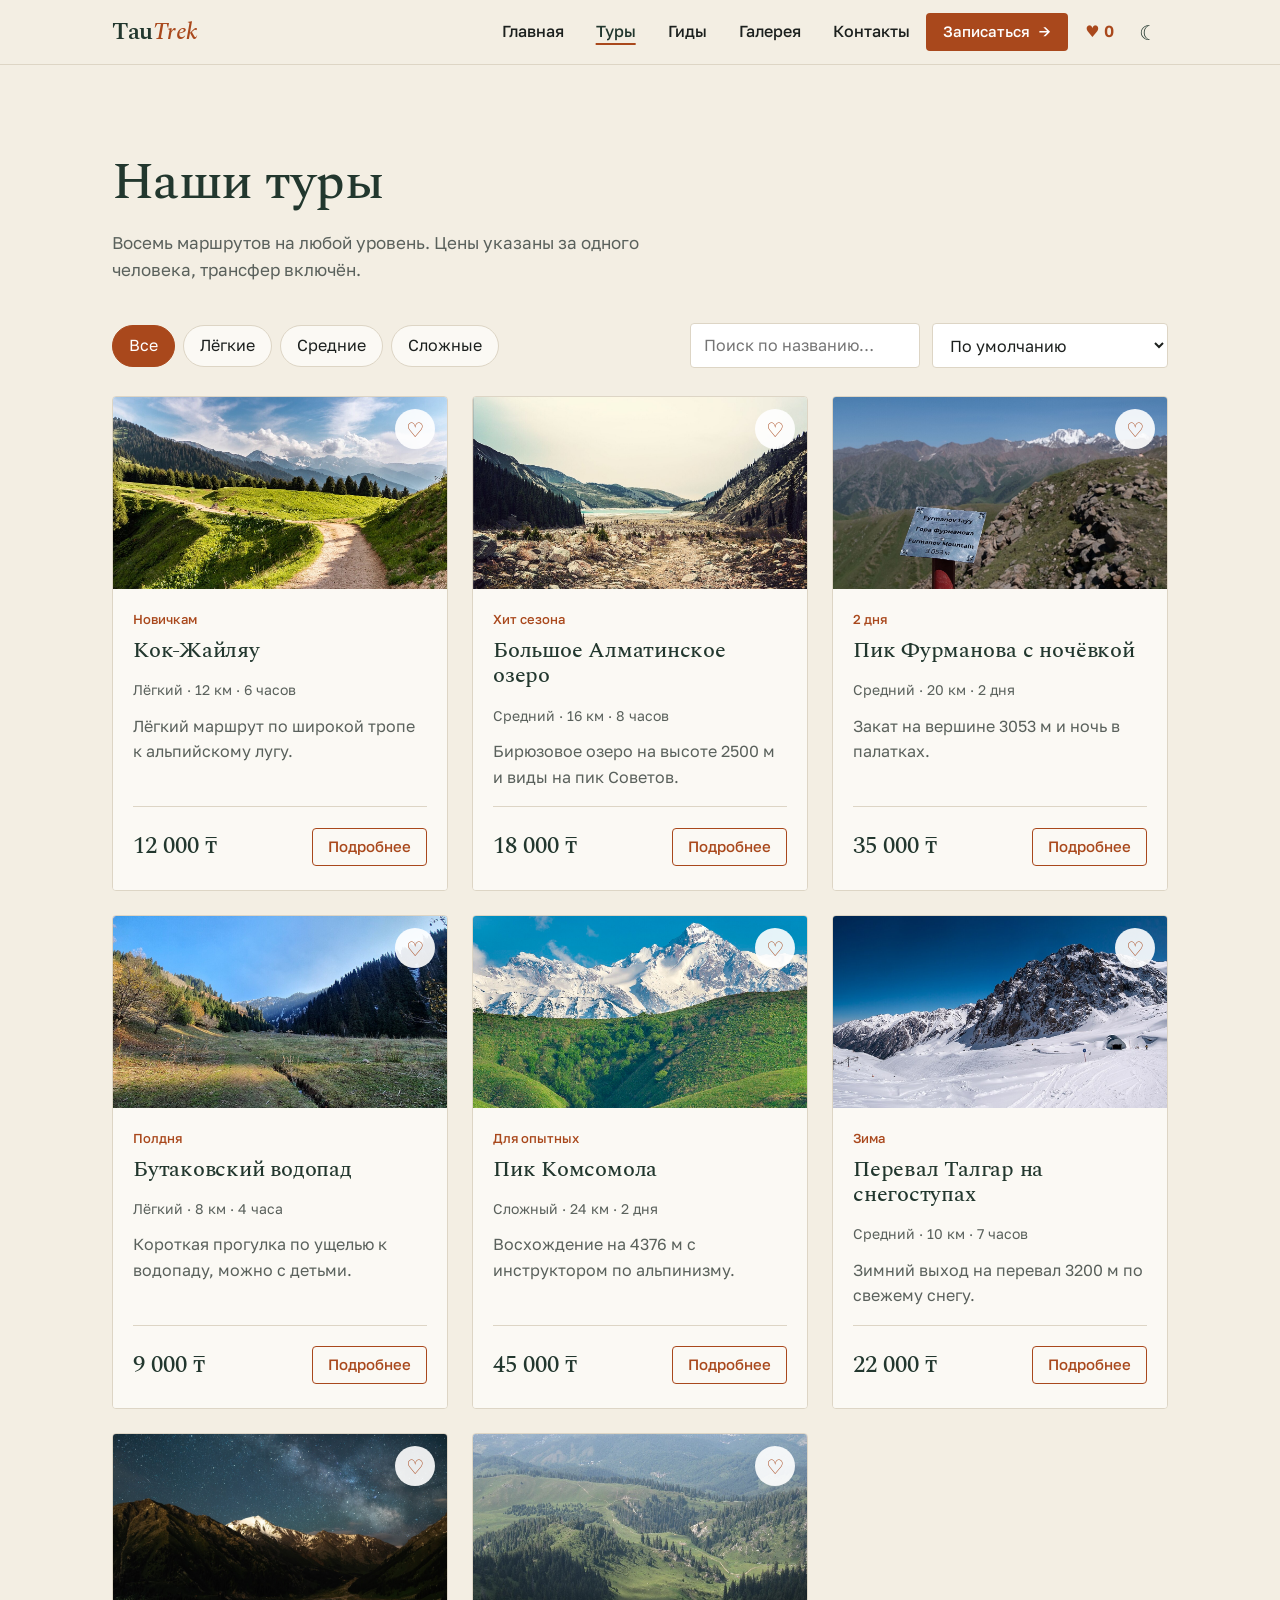
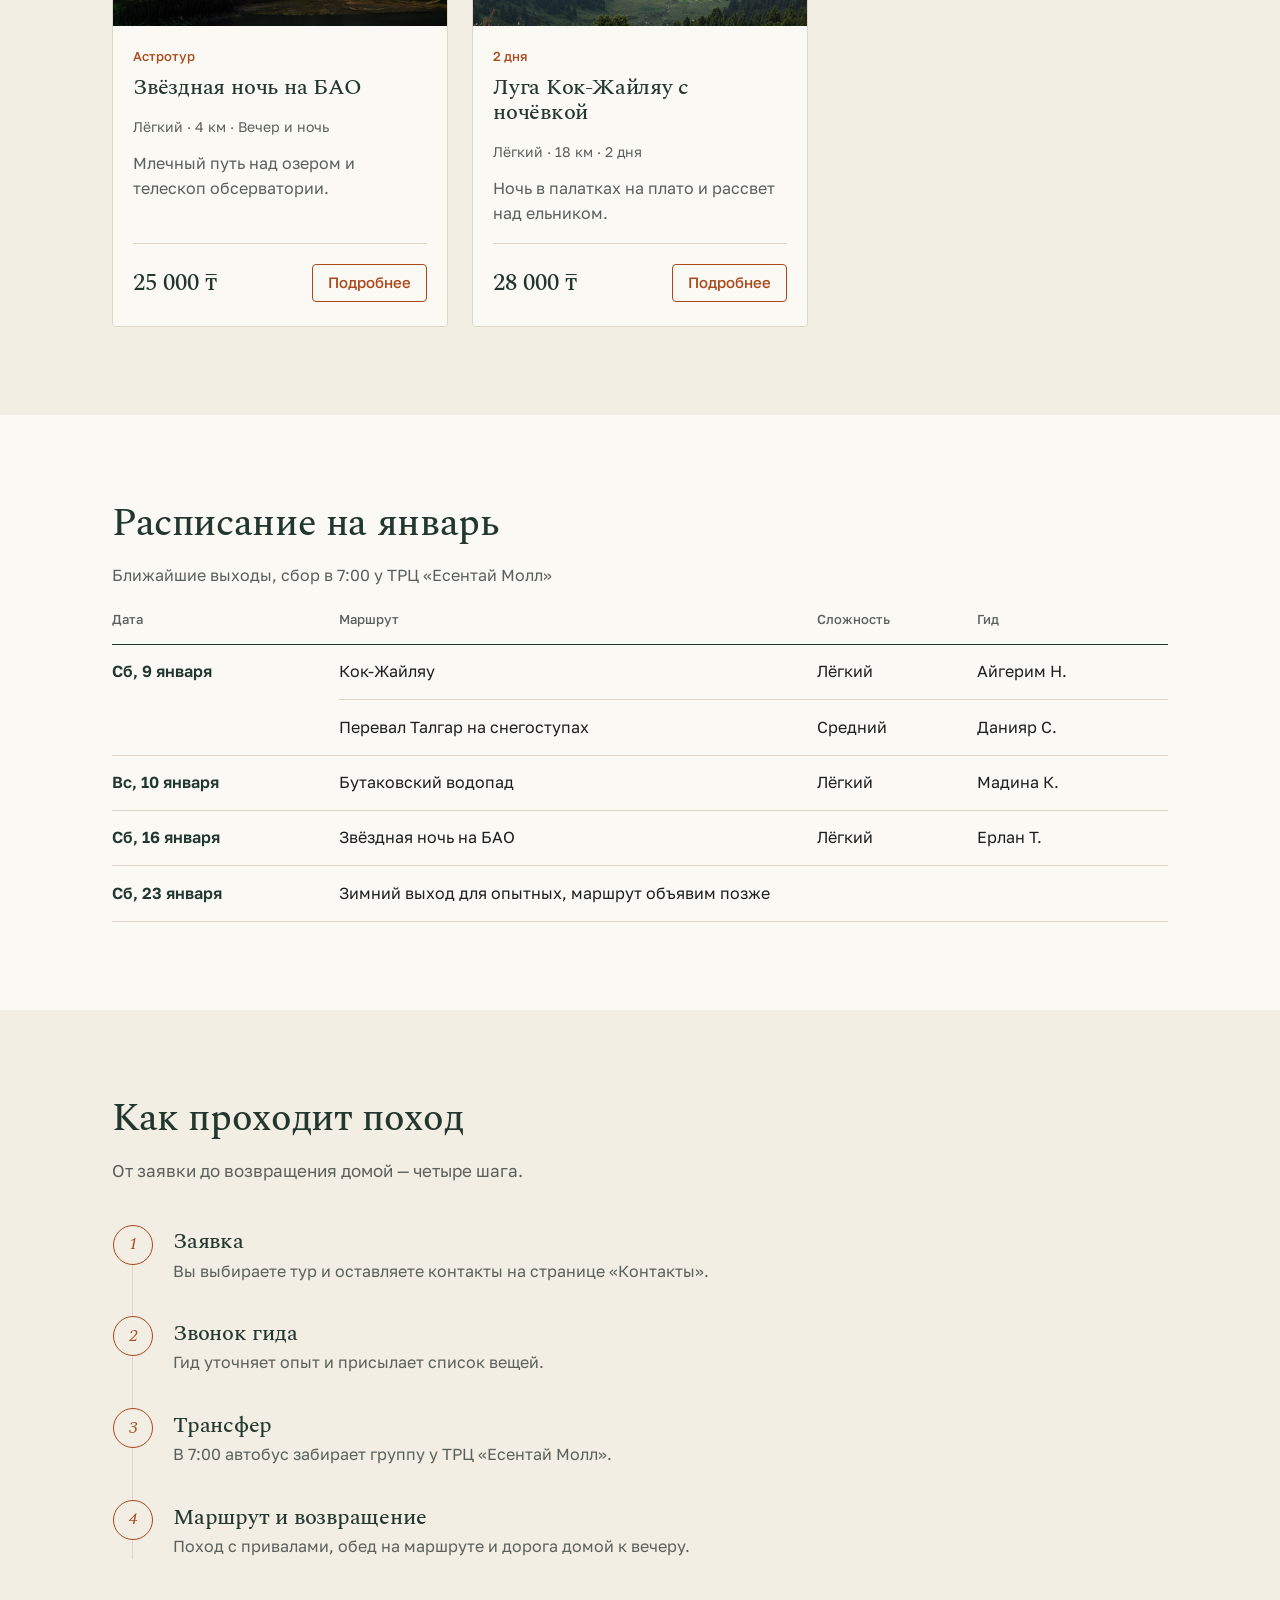
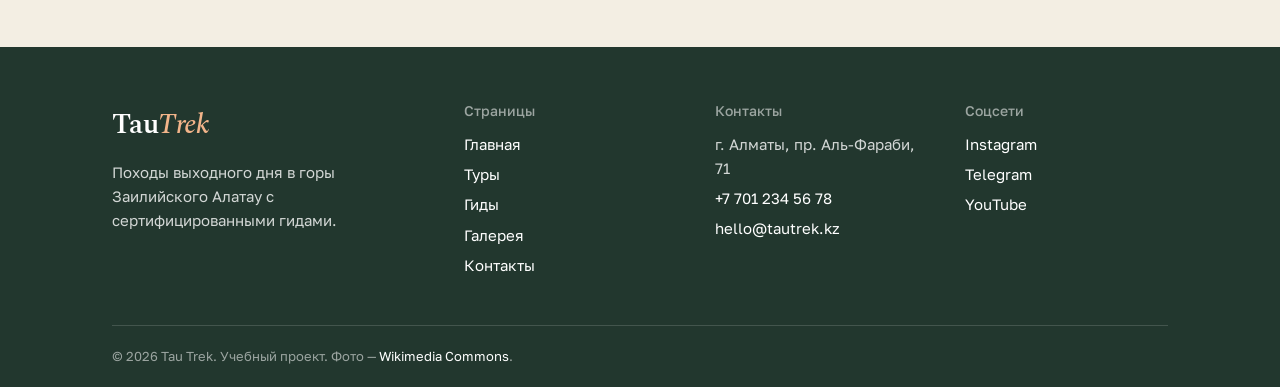
<file: tours.html>
<!DOCTYPE html>
<html lang="ru">
<head>
  <meta charset="utf-8">
  <meta name="viewport" content="width=device-width, initial-scale=1">
  <meta name="description" content="Маршруты, расписание и цены походов Tau Trek.">
  <title>Туры — Tau Trek</title>
  <link rel="preconnect" href="https://fonts.googleapis.com">
  <link rel="preconnect" href="https://fonts.gstatic.com" crossorigin>
  <link rel="stylesheet" href="https://fonts.googleapis.com/css2?family=Golos+Text:wght@400;500;600&amp;family=Spectral:ital,wght@0,500;0,600;1,400;1,500&amp;display=swap">
  <link rel="stylesheet" href="css/styles.css">
  <script src="js/common.js" defer></script>
  <script src="js/data.js" defer></script>
  <script src="js/tours.js" defer></script>
</head>
<body>

  <header class="site-header">
    <div class="container site-header__inner">
      <a class="logo" href="index.html">Tau<span>Trek</span></a>

      <nav class="nav" id="site-nav" aria-label="Главное меню">
        <ul class="nav__list list-reset">
          <li><a class="nav__link" href="index.html">Главная</a></li>
          <li><a class="nav__link nav__link--active" href="tours.html" aria-current="page">Туры</a></li>
          <li><a class="nav__link" href="guides.html">Гиды</a></li>
          <li><a class="nav__link" href="gallery.html">Галерея</a></li>
          <li><a class="nav__link" href="contacts.html">Контакты</a></li>
        </ul>
      </nav>

      <a class="button header-cta" href="contacts.html">Записаться</a>

      <div class="header-controls">
        <a class="fav-counter" href="tours.html" aria-label="Избранные туры">
          <span aria-hidden="true">♥</span>
          <span class="fav-counter__num">0</span>
        </a>
        <button class="theme-toggle" type="button" aria-label="Включить тёмную тему">☾</button>
        <button class="burger" type="button" aria-label="Открыть меню" aria-expanded="false" aria-controls="site-nav">
          <span></span>
          <span></span>
          <span></span>
        </button>
      </div>
    </div>
  </header>

  <main>
    <!-- Секция 1: карточки туров -->
    <section class="section">
      <div class="container">
        <h1>Наши туры</h1>
        <p class="section__lead">Восемь маршрутов на любой уровень. Цены указаны за одного человека, трансфер включён.</p>

        <!-- Панель управления карточками: фильтр, поиск, сортировка -->
        <div class="tours-toolbar">
          <div class="filters" role="group" aria-label="Сложность маршрута">
            <button class="filter-btn active" type="button" data-category="all">Все</button>
            <button class="filter-btn" type="button" data-category="easy">Лёгкие</button>
            <button class="filter-btn" type="button" data-category="medium">Средние</button>
            <button class="filter-btn" type="button" data-category="hard">Сложные</button>
          </div>
          <div class="tours-toolbar__controls">
            <label class="visually-hidden" for="tour-search">Поиск по названию</label>
            <input type="search" id="tour-search" placeholder="Поиск по названию…">
            <label class="visually-hidden" for="tour-sort">Сортировка</label>
            <select id="tour-sort">
              <option value="default">По умолчанию</option>
              <option value="price-asc">Цена: сначала дешёвые</option>
              <option value="price-desc">Цена: сначала дорогие</option>
              <option value="name-asc">Название: А–Я</option>
              <option value="name-desc">Название: Я–А</option>
            </select>
          </div>
        </div>

        <!-- Карточки создаёт js/tours.js из массива tours в js/data.js -->
        <div class="cards" id="tour-cards"></div>
        <p class="empty-message" id="tours-empty" hidden>Ничего не найдено. Попробуйте другой запрос или фильтр.</p>
      </div>
    </section>

    <!-- Секция 2: таблица расписания -->
    <section class="section section--white">
      <div class="container">
        <h2>Расписание на январь</h2>
        <div class="table-wrap">
          <table class="schedule">
            <caption>Ближайшие выходы, сбор в 7:00 у ТРЦ «Есентай Молл»</caption>
            <thead>
              <tr>
                <th scope="col">Дата</th>
                <th scope="col">Маршрут</th>
                <th scope="col">Сложность</th>
                <th scope="col">Гид</th>
              </tr>
            </thead>
            <tbody>
              <tr>
                <th scope="row" rowspan="2">Сб, 9 января</th>
                <td>Кок-Жайляу</td>
                <td>Лёгкий</td>
                <td>Айгерим Н.</td>
              </tr>
              <tr>
                <td>Перевал Талгар на снегоступах</td>
                <td>Средний</td>
                <td>Данияр С.</td>
              </tr>
              <tr>
                <th scope="row">Вс, 10 января</th>
                <td>Бутаковский водопад</td>
                <td>Лёгкий</td>
                <td>Мадина К.</td>
              </tr>
              <tr>
                <th scope="row">Сб, 16 января</th>
                <td>Звёздная ночь на БАО</td>
                <td>Лёгкий</td>
                <td>Ерлан Т.</td>
              </tr>
              <tr>
                <th scope="row">Сб, 23 января</th>
                <td colspan="3">Зимний выход для опытных, маршрут объявим позже</td>
              </tr>
            </tbody>
          </table>
        </div>
      </div>
    </section>

    <!-- Секция 3: как проходит поход -->
    <section class="section">
      <div class="container">
        <h2>Как проходит поход</h2>
        <p class="section__lead">От заявки до возвращения домой — четыре шага.</p>
        <ol class="steps list-reset">
          <li class="step">
            <span class="step__num" aria-hidden="true">1</span>
            <div>
              <h3>Заявка</h3>
              <p>Вы выбираете тур и оставляете контакты на странице «Контакты».</p>
            </div>
          </li>
          <li class="step">
            <span class="step__num" aria-hidden="true">2</span>
            <div>
              <h3>Звонок гида</h3>
              <p>Гид уточняет опыт и присылает список вещей.</p>
            </div>
          </li>
          <li class="step">
            <span class="step__num" aria-hidden="true">3</span>
            <div>
              <h3>Трансфер</h3>
              <p>В 7:00 автобус забирает группу у ТРЦ «Есентай Молл».</p>
            </div>
          </li>
          <li class="step">
            <span class="step__num" aria-hidden="true">4</span>
            <div>
              <h3>Маршрут и возвращение</h3>
              <p>Поход с привалами, обед на маршруте и дорога домой к вечеру.</p>
            </div>
          </li>
        </ol>
      </div>
    </section>
  </main>

  <!-- Модальное окно с деталями тура (заполняется из js/tours.js) -->
  <div class="modal" id="tour-modal" aria-hidden="true">
    <div class="modal__window" role="dialog" aria-modal="true" aria-labelledby="modal-title">
      <button class="modal__close" type="button" aria-label="Закрыть">&times;</button>
      <img class="modal__image" id="modal-image" src="images/kok-zhailau.jpg" alt="" width="1280" height="853">
      <div class="modal__body">
        <p class="card__badge" id="modal-badge"></p>
        <h2 class="h3" id="modal-title">Тур</h2>
        <p id="modal-text"></p>
        <dl class="modal__facts">
          <dt>Сложность</dt>
          <dd id="modal-level"></dd>
          <dt>Дистанция</dt>
          <dd id="modal-distance"></dd>
          <dt>Длительность</dt>
          <dd id="modal-duration"></dd>
          <dt>Цена</dt>
          <dd id="modal-price"></dd>
        </dl>
        <a class="button" href="contacts.html">Записаться</a>
      </div>
    </div>
  </div>

  <footer class="site-footer">
    <div class="container">
      <div class="footer__cols">
        <div class="footer__col footer__col--wide">
          <a class="logo footer__logo" href="index.html">Tau<span>Trek</span></a>
          <p>Походы выходного дня в горы Заилийского Алатау с сертифицированными гидами.</p>
        </div>

        <nav class="footer__col" aria-label="Страницы сайта">
          <h2>Страницы</h2>
          <ul class="list-reset">
            <li><a href="index.html">Главная</a></li>
            <li><a href="tours.html">Туры</a></li>
            <li><a href="guides.html">Гиды</a></li>
            <li><a href="gallery.html">Галерея</a></li>
            <li><a href="contacts.html">Контакты</a></li>
          </ul>
        </nav>

        <section class="footer__col">
          <h2>Контакты</h2>
          <address>
            <p>г. Алматы, пр. Аль-Фараби, 71</p>
            <p><a href="tel:+77012345678">+7 701 234 56 78</a></p>
            <p><a href="mailto:hello@tautrek.kz">hello@tautrek.kz</a></p>
          </address>
        </section>

        <section class="footer__col">
          <h2>Соцсети</h2>
          <ul class="socials list-reset">
            <li><a href="https://instagram.com" target="_blank" rel="noopener">Instagram</a></li>
            <li><a href="https://t.me" target="_blank" rel="noopener">Telegram</a></li>
            <li><a href="https://youtube.com" target="_blank" rel="noopener">YouTube</a></li>
          </ul>
        </section>
      </div>

      <div class="footer__bottom">
        <p>&copy; 2026 Tau Trek. Учебный проект. Фото — <a href="gallery.html#credits">Wikimedia Commons</a>.</p>
      </div>
    </div>
  </footer>

</body>
</html>
</file>
<file: css/styles.css>
/* =========================================================
   Tau Trek — общий стиль для всех 5 страниц
   Подход: mobile-first. Сначала стили для телефона,
   потом @media для планшета (768px+) и десктопа (1024px+).
   ========================================================= */

/* ---------- 1. Дизайн-токены (неделя 3.2) ---------- */
:root {
  --forest: #22372e;
  --forest-light: #33503f;
  --accent: #a9481c;
  --accent-dark: #883914;
  --accent-soft: #f2b48a; /* акцент для тёмного фона */
  --sand: #f3eee3;
  --paper: #fbf9f4;
  --white: #ffffff;
  --ink: #1c201e;
  --muted: #5a615c;
  --line: #ddd5c5;
  --heading: var(--forest); /* цвет заголовков — в тёмной теме светлый */
  --field-bg: var(--white);

  --serif: "Spectral", Georgia, "Times New Roman", serif;
  --sans: "Golos Text", system-ui, -apple-system, "Segoe UI", Roboto, Arial, sans-serif;

  --radius: 4px;

  --section-space: 4rem;
}

/* Тёмная тема (Midterm 2, R2): JS ставит класс .dark на <body>,
   и мы просто переопределяем токены */
body.dark {
  --sand: #141a17;
  --paper: #1b2420;
  --ink: #e6e3dc;
  --muted: #a3aaa5;
  --line: #34413a;
  --heading: #e9e4d8;
  --field-bg: #111613;
  --accent: #d0682f;
  --accent-dark: #e58349;
}

body.dark main a:not(.button) {
  color: var(--accent-soft);
}

/* ---------- 2. Мини-reset (неделя 3.1, 4.1) ---------- */
*,
*::before,
*::after {
  box-sizing: border-box;
}

body {
  margin: 0;
  font-family: var(--sans);
  font-size: 1rem;
  line-height: 1.6;
  color: var(--ink);
  background: var(--sand);
}

::selection {
  background: var(--accent-soft);
  color: var(--ink);
}

img {
  max-width: 100%;
  height: auto;
  display: block;
}

/* формы не наследуют шрифт сами */
input,
select,
textarea,
button {
  font: inherit;
}

/* отступы только снизу — нечему схлопываться */
h1,
h2,
h3,
p {
  margin: 0 0 1rem;
}

h1,
h2,
h3 {
  font-family: var(--serif);
  font-weight: 500;
  line-height: 1.15;
  letter-spacing: -0.01em;
  color: var(--heading);
}

h1 {
  font-size: clamp(2.25rem, 7vw, 3.25rem);
}

h2 {
  font-size: 1.875rem;
}

h3,
.h3 {
  font-size: 1.375rem;
}

a {
  color: var(--accent);
  text-underline-offset: 3px;
  text-decoration-thickness: 1px;
}

a:hover {
  color: var(--accent-dark);
}

a:focus-visible,
button:focus-visible,
input:focus-visible,
select:focus-visible,
textarea:focus-visible {
  outline: 2px solid var(--accent);
  outline-offset: 3px;
}

/* ---------- 3. Утилиты ---------- */
/* текст для экранных дикторов: не виден, но читается */
.visually-hidden {
  position: absolute;
  width: 1px;
  height: 1px;
  overflow: hidden;
  clip-path: inset(50%);
  white-space: nowrap;
}

.list-reset {
  list-style: none;
  margin: 0;
  padding: 0;
}

.container {
  max-width: 70rem;
  margin: 0 auto;
  padding-left: 1.25rem;
  padding-right: 1.25rem;
}

.section {
  padding: var(--section-space) 0;
}

.section--white {
  background: var(--paper);
}

.section__lead {
  max-width: 38rem;
  font-size: 1.0625rem;
  color: var(--muted);
  margin-bottom: 2.5rem;
}

/* короткая черта перед подписью — как на топографической карте */
.eyebrow {
  display: flex;
  align-items: center;
  gap: 0.75rem;
  margin: 0 0 1rem;
  font-size: 0.875rem;
  font-weight: 500;
  color: var(--accent);
}

.eyebrow::before {
  content: "";
  width: 2rem;
  height: 1px;
  background: currentColor;
}

/* ---------- 4. Кнопки — один стиль на весь сайт ---------- */
.button {
  display: inline-flex;
  align-items: center;
  gap: 0.6em;
  padding: 0.75em 1.35em; /* em: отступ растёт вместе с текстом кнопки */
  border: 1px solid transparent; /* прозрачная рамка — при hover ничего не прыгает */
  border-radius: var(--radius);
  background: var(--accent);
  color: var(--white);
  font-weight: 500;
  line-height: 1.3;
  text-decoration: none;
  cursor: pointer;
  transition: background-color 0.2s, border-color 0.2s, color 0.2s;
}

.button::after {
  content: "→";
  transition: transform 0.2s;
}

.button:hover {
  background: var(--accent-dark);
  color: var(--white);
}

.button:hover::after {
  transform: translateX(3px);
}

.button--ghost {
  background: transparent;
  border-color: rgb(255 255 255 / 55%);
}

.button--ghost::after {
  content: none;
}

.button--ghost:hover {
  background: var(--white);
  border-color: var(--white);
  color: var(--forest);
}

/* =========================================================
   HEADER + бургер (одинаковый на всех страницах)
   Бургер открывается через JavaScript (js/common.js)
   ========================================================= */
.site-header {
  position: sticky;
  top: 0;
  z-index: 10;
  background: var(--sand);
  border-bottom: 1px solid var(--line);
}

.site-header__inner {
  display: flex;
  flex-wrap: wrap; /* на телефоне меню падает на новую строку */
  justify-content: space-between;
  align-items: center;
  padding-top: 0.75rem;
  padding-bottom: 0.75rem;
}

.logo {
  font-family: var(--serif);
  font-size: 1.5rem;
  font-weight: 600;
  letter-spacing: -0.02em;
  color: var(--heading);
  text-decoration: none;
}

.logo:hover {
  color: var(--heading);
}

.logo span {
  font-style: italic;
  font-weight: 500;
  color: var(--accent);
}

.header-controls {
  display: flex;
  align-items: center;
  gap: 0.25rem;
}

/* Кнопка темы и бургер — обычные <button>, сбрасываем стили браузера */
.theme-toggle,
.burger {
  border: 0;
  background: none;
  color: var(--heading);
  cursor: pointer;
}

.theme-toggle {
  display: flex;
  align-items: center;
  justify-content: center;
  width: 2.5rem;
  height: 2.5rem;
  border-radius: var(--radius);
  font-size: 1.25rem;
  line-height: 1;
}

.theme-toggle:hover {
  background: var(--line);
}

.burger {
  display: flex;
  flex-direction: column;
  gap: 5px;
  padding: 0.6rem;
  border-radius: var(--radius);
}

.burger span {
  display: block;
  width: 1.5rem;
  height: 1.5px;
  background: var(--heading);
  transition: transform 0.2s, opacity 0.2s;
}

/* открытый бургер (класс .open ставит common.js) превращается в крестик */
.burger.open span:nth-child(1) {
  transform: translateY(6.5px) rotate(45deg);
}

.burger.open span:nth-child(2) {
  opacity: 0;
}

.burger.open span:nth-child(3) {
  transform: translateY(-6.5px) rotate(-45deg);
}

.nav {
  display: none; /* на телефоне меню скрыто */
  flex-basis: 100%;
  order: 3; /* меню падает под логотип и кнопки */
}

.nav.open {
  display: block; /* открыли бургер — меню появилось */
}

.nav__list {
  display: flex;
  flex-direction: column;
  padding-top: 0.75rem;
}

.nav__link {
  display: block;
  padding: 0.75rem 0;
  border-top: 1px solid var(--line);
  color: var(--ink);
  text-decoration: none;
  font-weight: 500;
}

.nav__link:hover {
  color: var(--accent);
}

/* текущая страница */
.nav__link--active {
  color: var(--accent);
}

.header-cta {
  display: none; /* кнопка в шапке только на десктопе */
}

/* =========================================================
   FOOTER (одинаковый на всех страницах)
   ========================================================= */
.site-footer {
  background: var(--forest);
  color: rgb(255 255 255 / 80%);
  padding-top: 3.5rem;
  font-size: 0.9375rem;
}

.footer__cols {
  display: flex;
  flex-direction: column; /* телефон: одна колонка */
  gap: 2rem;
}

.footer__col h2 {
  margin-bottom: 0.75rem;
  font-family: var(--sans);
  font-size: 0.875rem;
  font-weight: 500;
  letter-spacing: 0;
  color: rgb(255 255 255 / 55%);
}

.footer__col li + li {
  margin-top: 0.4rem;
}

.site-footer a {
  color: var(--white);
  text-decoration: none;
}

.site-footer a:hover {
  color: var(--accent-soft);
}

.site-footer address {
  font-style: normal;
}

.site-footer address p {
  margin-bottom: 0.4rem;
}

.footer__logo {
  display: inline-block;
  margin-bottom: 0.75rem;
  font-size: 1.75rem;
}

.footer__logo span {
  color: var(--accent-soft);
}

.footer__col--wide p {
  max-width: 22rem;
}

.socials {
  display: flex;
  flex-direction: column;
}

.footer__bottom {
  margin-top: 3rem;
  padding: 1.25rem 0;
  border-top: 1px solid rgb(255 255 255 / 15%);
  font-size: 0.8125rem;
  color: rgb(255 255 255 / 55%);
}

.footer__bottom p {
  margin: 0;
}

/* =========================================================
   СЕКЦИИ. У каждой — своя уникальная структура.
   ========================================================= */

/* ---------- Главная · 1. Hero: текст прижат к низу слева ---------- */
.hero {
  display: flex;
  align-items: flex-end;
  min-height: 82vh;
  padding: 6rem 0 3.5rem;
  color: var(--white);
  /* затемняем только низ, чтобы небо и горы остались видны */
  background:
    linear-gradient(to top, rgb(18 28 23 / 88%) 0%, rgb(18 28 23 / 45%) 45%, rgb(18 28 23 / 5%) 100%),
    var(--forest) url("../images/hero.jpg") center bottom / cover no-repeat;
}

.hero__inner {
  width: 100%;
}

.hero .eyebrow {
  font-size: 0.875rem;
  color: var(--accent-soft);
}

.hero h1 {
  max-width: 17ch;
  font-size: clamp(2.5rem, 8vw, 4.75rem);
  line-height: 1.02;
  letter-spacing: -0.02em;
  color: var(--white);
}

.hero h1 em {
  font-weight: 400;
  color: var(--accent-soft);
}

.hero p {
  max-width: 34rem;
  font-size: 1.0625rem;
  color: rgb(255 255 255 / 85%);
}

.hero__actions {
  display: flex;
  flex-wrap: wrap;
  gap: 0.75rem;
  margin-top: 1.75rem;
}

/* ---------- Главная · 2. Split: картинка + текст ---------- */
.split {
  display: flex;
  flex-direction: column;
  gap: 2rem;
}

.split__visual img {
  border-radius: var(--radius);
}

.check-list {
  margin-top: 1.5rem;
  border-top: 1px solid var(--line);
}

.check-list li {
  display: flex;
  gap: 0.75rem;
  padding: 0.7rem 0;
  border-bottom: 1px solid var(--line);
}

.check-list li::before {
  content: "—";
  color: var(--accent);
}

/* ---------- Главная · 3. Цифры: заголовок + 4 числа ---------- */
.stats {
  display: flex;
  flex-wrap: wrap; /* телефон и планшет: 2 × 2 */
  border-top: 1px solid var(--forest);
}

.stat {
  flex: 1 1 50%;
  padding: 1.5rem 1rem 1.5rem 0;
  border-bottom: 1px solid var(--line);
}

.stat__number {
  display: block;
  font-family: var(--serif);
  font-size: 2.75rem;
  font-weight: 500;
  line-height: 1;
  letter-spacing: -0.02em;
  color: var(--heading);
}

.stat__label {
  display: block;
  margin-top: 0.5rem;
  color: var(--muted);
  font-size: 0.9375rem;
}

/* ---------- Главная · 4. CTA-баннер: текст + кнопка в строку ---------- */
.cta {
  display: flex;
  flex-direction: column;
  align-items: flex-start;
  gap: 1.75rem;
  padding: 2.5rem 1.75rem;
  border-radius: var(--radius);
  background: var(--forest);
  color: rgb(255 255 255 / 85%);
}

.cta h2 {
  color: var(--white);
}

.cta p {
  max-width: 34rem;
  margin: 0;
}

/* ---------- Туры · 1. Карточки туров с прижатым футером ---------- */
.cards {
  display: grid;
  grid-template-columns: 1fr;
  gap: 1.5rem;
}

.card {
  position: relative;
  display: flex;
  flex-direction: column;
  background: var(--paper);
  border: 1px solid var(--line);
  border-radius: var(--radius);
  overflow: hidden;
  transition: border-color 0.2s;
}

.card:hover {
  border-color: var(--forest);
}

.card__image {
  width: 100%;
  height: 12rem;
  object-fit: cover;
  transition: transform 0.4s;
}

.card:hover .card__image {
  transform: scale(1.03);
}

.card__body {
  position: relative; /* картинка при zoom не налезает на текст */
  display: flex;
  flex-direction: column;
  flex: 1;
  padding: 1.25rem 1.25rem 1.5rem;
  background: var(--paper);
}

.card__badge {
  margin-bottom: 0.5rem;
  font-size: 0.8125rem;
  font-weight: 500;
  color: var(--accent);
}

.card__text {
  color: var(--muted);
}

.card__footer {
  margin-top: auto; /* прижимает футер к низу карточки */
  display: flex;
  justify-content: space-between;
  align-items: center;
  gap: 1rem;
  padding-top: 1.25rem;
  border-top: 1px solid var(--line);
}

.card__price {
  font-family: var(--serif);
  font-size: 1.5rem;
  font-weight: 500;
  color: var(--heading);
}

/* ---------- Туры · 1a. Поиск, фильтр и сортировка (Midterm 2, R3) ---------- */
.tours-toolbar {
  display: flex;
  flex-direction: column;
  gap: 1rem;
  margin-bottom: 1.75rem;
}

.filters {
  display: flex;
  flex-wrap: wrap;
  gap: 0.5rem;
}

.filter-btn {
  padding: 0.45em 1em;
  border: 1px solid var(--line);
  border-radius: 999px;
  background: var(--paper);
  color: var(--ink);
  cursor: pointer;
  transition: border-color 0.2s, background-color 0.2s, color 0.2s;
}

.filter-btn:hover {
  border-color: var(--accent);
}

.filter-btn.active {
  border-color: var(--accent);
  background: var(--accent);
  color: var(--white);
}

.tours-toolbar__controls {
  display: flex;
  flex-wrap: wrap;
  gap: 0.75rem;
}

.tours-toolbar input,
.tours-toolbar select {
  flex: 1 1 12rem;
  padding: 0.55rem 0.8rem;
  border: 1px solid var(--line);
  border-radius: var(--radius);
  background: var(--field-bg);
  color: var(--ink);
}

.card__meta {
  margin-bottom: 0.75rem;
  font-size: 0.875rem;
  color: var(--muted);
}

.card__actions {
  display: flex;
  flex-wrap: wrap;
  gap: 0.5rem;
}

.button--small {
  padding: 0.55em 1em;
  font-size: 0.9375rem;
}

.button--outline {
  background: transparent;
  border-color: var(--accent);
  color: var(--accent);
}

.button--outline::after {
  content: none;
}

.button--outline:hover {
  background: var(--accent);
  color: var(--white);
}

.empty-message {
  padding: 2rem;
  border: 1px dashed var(--line);
  border-radius: var(--radius);
  text-align: center;
  color: var(--muted);
}

/* ---------- Туры · 1c. Избранное: кнопка на карточке и счётчик в шапке ---------- */
.fav-btn {
  position: absolute;
  top: 0.75rem;
  right: 0.75rem;
  z-index: 1;
  width: 2.5rem;
  height: 2.5rem;
  border: 0;
  border-radius: 50%;
  background: rgb(255 255 255 / 90%);
  color: var(--accent);
  font-size: 1.25rem;
  line-height: 1;
  cursor: pointer;
  transition: transform 0.2s;
}

.fav-btn:hover {
  transform: scale(1.1);
}

.fav-btn.active {
  background: var(--accent);
  color: var(--white);
}

.fav-counter {
  display: flex;
  align-items: center;
  gap: 0.3rem;
  padding: 0.4rem 0.6rem;
  border-radius: var(--radius);
  color: var(--accent);
  font-weight: 600;
  text-decoration: none;
}

.fav-counter:hover {
  background: var(--line);
  color: var(--accent);
}

/* ---------- Туры · 1b. Модальное окно с деталями тура ---------- */
.modal {
  position: fixed;
  inset: 0;
  z-index: 50;
  display: none;
  align-items: center;
  justify-content: center;
  padding: 1rem;
  background: rgb(10 15 12 / 70%);
}

.modal.open {
  display: flex;
}

.modal__window {
  position: relative;
  width: 100%;
  max-width: 36rem;
  max-height: 90vh;
  overflow-y: auto;
  border-radius: var(--radius);
  background: var(--paper);
}

.modal__image {
  width: 100%;
  height: 14rem;
  object-fit: cover;
}

.modal__body {
  padding: 1.5rem;
}

.modal__close {
  position: absolute;
  top: 0.5rem;
  right: 0.5rem;
  width: 2.5rem;
  height: 2.5rem;
  border: 0;
  border-radius: 50%;
  background: rgb(0 0 0 / 55%);
  color: var(--white);
  font-size: 1.5rem;
  line-height: 1;
  cursor: pointer;
}

.modal__close:hover {
  background: rgb(0 0 0 / 80%);
}

.modal__facts {
  display: grid;
  grid-template-columns: auto 1fr;
  gap: 0.35rem 1rem;
  margin: 0 0 1.25rem;
}

.modal__facts dt {
  color: var(--muted);
}

.modal__facts dd {
  margin: 0;
  font-weight: 500;
}

/* пока модалка открыта, страница под ней не скроллится */
body.modal-open {
  overflow: hidden;
}

/* ---------- Главная · Таймер до ближайшего похода ---------- */
.countdown-section {
  background: var(--forest);
  color: rgb(255 255 255 / 85%);
}

.countdown-section h2 {
  color: var(--white);
}

.countdown-section .section__lead {
  color: rgb(255 255 255 / 70%);
  margin-bottom: 2rem;
}

.countdown {
  display: flex;
  gap: 0.75rem;
}

.countdown__item {
  flex: 1;
  max-width: 8rem;
  padding: 1rem 0.5rem;
  border: 1px solid rgb(255 255 255 / 20%);
  border-radius: var(--radius);
  text-align: center;
}

.countdown__num {
  display: block;
  font-family: var(--serif);
  font-size: 2rem;
  line-height: 1.1;
  color: var(--white);
}

.countdown__label {
  font-size: 0.8125rem;
}

.countdown__date {
  margin: 1.25rem 0 0;
  color: var(--accent-soft);
}

/* ---------- Галерея · Слайдер ---------- */
.slider {
  position: relative;
  overflow: hidden;
  border-radius: var(--radius);
  background: var(--forest);
}

.slider__image {
  width: 100%;
  height: 16rem;
  object-fit: cover;
}

.slider__btn {
  position: absolute;
  top: 50%;
  width: 2.75rem;
  height: 2.75rem;
  border: 0;
  border-radius: 50%;
  background: rgb(0 0 0 / 50%);
  color: var(--white);
  font-size: 1.75rem;
  line-height: 1;
  cursor: pointer;
  transform: translateY(-50%);
}

.slider__btn:hover {
  background: rgb(0 0 0 / 80%);
}

.slider__btn--prev {
  left: 0.75rem;
}

.slider__btn--next {
  right: 0.75rem;
}

.slider__info {
  display: flex;
  justify-content: space-between;
  gap: 1rem;
  padding-top: 0.75rem;
}

.slider__caption,
.slider__counter {
  margin: 0;
  color: var(--muted);
}

/* ---------- Туры · 2. Таблица расписания ---------- */
.table-wrap {
  overflow-x: auto; /* на телефоне таблица скроллится сама, а не вся страница */
}

.schedule {
  width: 100%;
  min-width: 36rem;
  border-collapse: collapse;
}

.schedule caption {
  padding-bottom: 1.25rem;
  text-align: left;
  color: var(--muted);
}

.schedule th,
.schedule td {
  padding: 0.9rem 1rem 0.9rem 0;
  text-align: left;
  vertical-align: top;
  border-bottom: 1px solid var(--line);
}

.schedule thead th {
  padding-top: 0;
  border-bottom-color: var(--forest);
  font-size: 0.8125rem;
  font-weight: 500;
  color: var(--muted);
}

.schedule tbody th {
  font-weight: 600;
  color: var(--heading);
}

.schedule tbody tr:hover td {
  color: var(--accent);
}

/* ---------- Туры · 3. Шаги: номер-кружок + текст ---------- */
.steps {
  max-width: 44rem;
  border-left: 1px solid var(--line);
  margin-left: 1.25rem;
}

.step {
  display: flex;
  align-items: flex-start;
  gap: 1.25rem;
  margin-left: -1.25rem; /* кружок садится ровно на линию */
  padding-bottom: 2rem;
}

.step:last-child {
  padding-bottom: 0;
}

.step__num {
  display: flex;
  justify-content: center;
  align-items: center;
  flex-shrink: 0; /* кружок не сжимается */
  width: 2.5rem;
  height: 2.5rem;
  border: 1px solid var(--accent);
  border-radius: 50%;
  background: var(--sand);
  color: var(--accent);
  font-family: var(--serif);
  font-size: 1.125rem;
  font-style: italic;
}

.step h3 {
  margin-bottom: 0.25rem;
  padding-top: 0.3rem;
}

.step p {
  margin: 0;
  color: var(--muted);
}

/* ---------- Гиды · 1. Команда: карточки «аватар слева» по 2 ---------- */
.team {
  display: flex;
  flex-direction: column;
  border-top: 1px solid var(--forest);
}

.member {
  display: flex;
  align-items: flex-start;
  gap: 1.25rem;
  padding: 1.75rem 0;
  border-bottom: 1px solid var(--line);
}

.avatar {
  display: flex;
  justify-content: center;
  align-items: center;
  flex-shrink: 0;
  width: 4rem;
  height: 4rem;
  border-radius: 50%;
  background: var(--forest);
  color: var(--accent-soft);
  font-family: var(--serif);
  font-size: 1.25rem;
  font-style: italic;
}

.member h3 {
  margin-bottom: 0.15rem;
}

.member__role {
  margin-bottom: 0.5rem;
  color: var(--accent);
  font-size: 0.875rem;
  font-weight: 500;
}

.member p:last-child {
  margin: 0;
  color: var(--muted);
}

/* ---------- Гиды · 2. Отзывы: цитаты со сдвигом влево/вправо ---------- */
.reviews {
  display: flex;
  flex-direction: column;
  gap: 2.5rem;
}

.review {
  margin: 0;
  padding-left: 1.5rem;
  border-left: 2px solid var(--accent);
}

.review:nth-child(even) {
  border-left-color: var(--forest);
}

.review blockquote {
  margin: 0 0 0.75rem;
  font-family: var(--serif);
  font-size: 1.375rem;
  font-style: italic;
  line-height: 1.4;
  color: var(--heading);
}

.review blockquote p {
  margin: 0;
}

.review figcaption {
  font-size: 0.875rem;
  color: var(--muted);
}

/* ---------- Галерея · 1. Мозаика: большое фото + сетка 2×2 ---------- */
.mosaic {
  display: flex;
  flex-direction: column;
  gap: 1.25rem;
}

.mosaic__big,
.mosaic__grid {
  flex: 1;
}

.mosaic__grid {
  display: flex;
  flex-wrap: wrap;
  gap: 1.25rem;
}

.mosaic__grid .photo {
  flex: 1 1 40%; /* по два в ряд */
}

.photo {
  margin: 0;
}

.photo img {
  width: 100%;
  object-fit: cover;
  border-radius: var(--radius);
}

.mosaic__big img {
  height: 16rem;
}

.mosaic__grid img {
  height: 8rem;
}

.photo figcaption {
  padding-top: 0.5rem;
  font-size: 0.875rem;
  color: var(--muted);
}

/* ---------- Галерея · 2. Сезоны: горизонтальная лента ---------- */
.seasons {
  display: flex;
  gap: 1rem;
  overflow-x: auto; /* на телефоне листается пальцем вбок */
  padding-bottom: 0.75rem;
}

.season {
  flex: 0 0 15rem;
  padding: 1.5rem;
  border-radius: var(--radius);
  color: rgb(255 255 255 / 88%);
}

.season h3 {
  font-size: 1.75rem;
  color: var(--white);
}

.season p {
  margin: 0;
}

.season--spring { background: #47705d; }
.season--summer { background: #9c6a22; }
.season--autumn { background: #8f4220; }
.season--winter { background: #3f5372; }

.season__months {
  display: block;
  margin-bottom: 2.5rem;
  font-size: 0.8125rem;
  opacity: 0.8;
}

/* ---------- Контакты · 1. Форма + блок с контактами ---------- */
.contact {
  display: flex;
  flex-direction: column;
  gap: 2rem;
}

.form {
  flex: 2;
  display: flex;
  flex-direction: column;
  gap: 1.25rem;
  padding: 1.75rem;
  background: var(--paper);
  border: 1px solid var(--line);
  border-radius: var(--radius);
}

.form__row {
  display: flex;
  flex-direction: column;
  gap: 1.25rem;
}

.field {
  display: flex;
  flex-direction: column;
  flex: 1;
  gap: 0.4rem;
}

.field label {
  font-weight: 500;
  font-size: 0.875rem;
}

.field input,
.field select,
.field textarea {
  width: 100%;
  padding: 0.7rem 0.85rem;
  border: 1px solid var(--line);
  border-radius: var(--radius);
  background: var(--field-bg);
  color: var(--ink);
  transition: border-color 0.2s;
}

.field input:hover,
.field select:hover,
.field textarea:hover {
  border-color: var(--muted);
}

.field__error {
  min-height: 0;
  margin: 0;
  font-size: 0.8125rem;
  color: #c0392b;
}

body.dark .field__error {
  color: #ff8a7a;
}

.field--invalid input,
.field--invalid select,
.field--invalid textarea {
  border-color: #c0392b;
}

.form__success {
  margin: 0;
  padding: 0.85rem 1rem;
  border-left: 3px solid #2e7d4f;
  border-radius: var(--radius);
  background: rgb(46 125 79 / 12%);
  font-weight: 500;
}

[hidden] {
  display: none !important;
}

.form .button {
  align-self: flex-start;
  margin-top: 0.25rem;
}

.contact__info {
  flex: 1;
  padding: 1.75rem;
  border-radius: var(--radius);
  background: var(--forest);
  color: var(--white);
}

.contact__info h2 {
  color: var(--white);
  font-size: 1.5rem;
}

.contact__info dl {
  margin: 0;
}

.contact__info a {
  color: var(--white);
}

.contact__info a:hover {
  color: var(--accent-soft);
}

.contact__info dt {
  margin-top: 1.25rem;
  font-size: 0.8125rem;
  color: rgb(255 255 255 / 60%);
}

.contact__info dd {
  margin: 0;
  font-weight: 500;
}

/* ---------- Контакты · 2. FAQ: аккордеон ---------- */
.faq {
  max-width: 48rem;
  margin: 0 auto;
}

.faq h2 {
  margin-bottom: 1.5rem;
}

.faq__item {
  border-bottom: 1px solid var(--line);
}

.faq__item:first-of-type {
  border-top: 1px solid var(--heading);
}

.faq__heading {
  margin: 0;
  font-family: var(--sans);
  font-size: 1rem;
}

.faq__question {
  display: flex;
  justify-content: space-between;
  align-items: center;
  gap: 1rem;
  width: 100%;
  padding: 1.1rem 0;
  border: 0;
  background: none;
  color: var(--ink);
  font-weight: 500;
  text-align: left;
  cursor: pointer;
}

.faq__question::after {
  content: "+";
  font-family: var(--serif);
  font-size: 1.5rem;
  line-height: 1;
  color: var(--accent);
}

.faq__item.open .faq__question::after {
  content: "−";
}

.faq__question:hover {
  color: var(--accent);
}

/* ответ скрыт, пока у пункта нет класса .open (ставит js/contacts.js) */
.faq__answer {
  display: none;
}

.faq__item.open .faq__answer {
  display: block;
}

.faq__answer p {
  margin: 0;
  padding: 0 2rem 1.25rem 0;
  color: var(--muted);
}

/* =========================================================
   ПЛАНШЕТ: 768px и шире
   ========================================================= */
@media (min-width: 768px) {
  :root {
    --section-space: 5.5rem;
  }

  .container {
    padding-left: 1.75rem;
    padding-right: 1.75rem;
  }

  h2 {
    font-size: 2.375rem;
  }

  /* меню в строку, бургер прячем */
  .burger {
    display: none;
  }

  .nav {
    display: block;
    flex-basis: auto;
    order: 0;
    margin-left: auto;
    margin-right: 1rem;
  }

  .nav__list {
    flex-direction: row;
    gap: 1.5rem;
    padding-top: 0;
  }

  .nav__link {
    padding: 0.4rem 0;
    border-top: none;
  }

  .nav__link--active {
    color: var(--heading);
    text-decoration: underline;
    text-decoration-color: var(--accent);
    text-decoration-thickness: 1.5px;
    text-underline-offset: 6px;
  }

  /* футер: 2 × 2 */
  .footer__cols {
    flex-direction: row;
    flex-wrap: wrap;
  }

  .footer__col {
    flex: 1 1 40%;
  }

  .split {
    flex-direction: row;
    align-items: center;
  }

  .split__visual {
    flex: 0 0 18rem;
  }

  .split__content {
    flex: 1;
  }

  .cta {
    flex-direction: row;
    justify-content: space-between;
    align-items: center;
    padding: 3rem;
  }

  /* карточки: 2 в ряд */
  .cards {
    grid-template-columns: repeat(2, 1fr);
  }

  .tours-toolbar {
    flex-direction: row;
    flex-wrap: wrap;
    align-items: center;
    justify-content: space-between;
  }

  .team {
    flex-direction: row;
    flex-wrap: wrap;
    column-gap: 3rem;
  }

  .member {
    flex: 1 1 40%;
  }

  .review {
    max-width: 70%;
    align-self: flex-start;
  }

  .review:nth-child(even) {
    align-self: flex-end;
  }

  .mosaic__big img {
    height: 20rem;
  }

  .mosaic__grid img {
    height: 10rem;
  }

  .form {
    padding: 2.25rem;
  }

  .slider__image {
    height: 28rem;
  }

  .countdown__num {
    font-size: 2.75rem;
  }

  .form__row {
    flex-direction: row;
  }
}

/* =========================================================
   ДЕСКТОП: 1024px и шире
   ========================================================= */
@media (min-width: 1024px) {
  .container {
    padding-left: 2rem;
    padding-right: 2rem;
  }

  .nav__list {
    gap: 2rem;
  }

  .header-cta {
    display: inline-flex;
    margin-right: 0.5rem;
    padding: 0.55em 1.1em;
    font-size: 0.9375rem;
  }

  /* футер: 4 колонки */
  .footer__cols {
    flex-wrap: nowrap;
    gap: 3rem;
  }

  .footer__col {
    flex: 1;
  }

  .footer__col--wide {
    flex: 1.5;
  }

  .hero {
    padding-bottom: 5rem;
  }

  .split {
    gap: 5rem;
  }

  .split__visual {
    flex-basis: 30rem;
  }

  /* цифры: 4 в одну строку, между ними тонкие линии */
  .stat {
    flex: 1;
    padding: 1.75rem 1.5rem 0 0;
    border-bottom: none;
  }

  .stat + .stat {
    padding-left: 1.5rem;
    border-left: 1px solid var(--line);
  }

  .stat__number {
    font-size: 3.5rem;
  }

  /* карточки: 3 в ряд */
  .cards {
    grid-template-columns: repeat(3, 1fr);
  }

  /* мозаика: большое фото слева, 2×2 справа */
  .mosaic {
    flex-direction: row;
  }

  .mosaic__big img {
    height: 28rem;
  }

  .mosaic__grid img {
    height: 11.25rem;
  }

  /* сезоны: все 4 помещаются, скролл не нужен */
  .season {
    flex: 1;
  }

  /* контакты: форма 2/3 + инфо 1/3 */
  .contact {
    flex-direction: row;
    align-items: flex-start;
  }

  .contact__info {
    position: sticky;
    top: 6rem;
  }
}

/* ---------- Галерея · 3. Авторы фото: мелкий текст ---------- */
.credits {
  padding-top: 3rem;
  font-size: 0.875rem;
  color: var(--muted);
}

.credits__list li + li {
  margin-top: 0.25rem;
}
</file>
